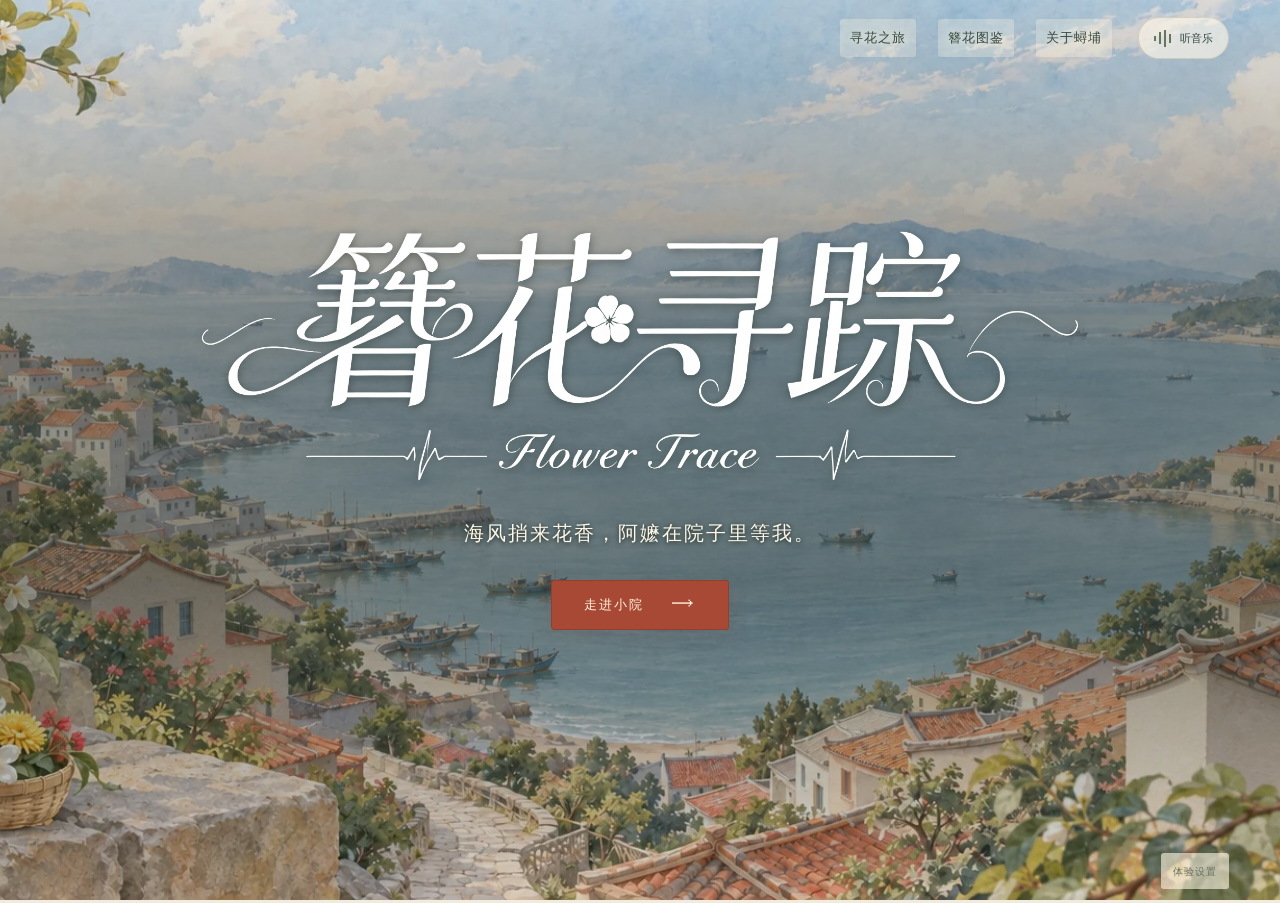
<file: index.html>
<!doctype html>
<html lang="zh-CN">
<head>
  <meta charset="utf-8">
  <meta name="viewport" content="width=device-width,initial-scale=1,viewport-fit=cover">
  <meta name="theme-color" content="#f3ecdd">
  <meta name="description" content="跟着蟳埔阿嬷，赴一场从采花、盘髻到簪花成妆的民俗之约。四章轻交互体验，收藏头顶上的花园。">
  <title>簪花寻踪 · 一簪花开，一程山海</title>
  <link rel="icon" href="data:,">
  <!-- web-entry:start -->
  <style>.landscape{position:fixed;inset:0;z-index:-3;background-position:center;background-size:cover;background-repeat:no-repeat}</style>
  <link id="scene-priority" rel="preload" as="image" href="assets/cover-harbor-v2.webp" fetchpriority="high">
  <link rel="preload" as="image" href="assets/art/title-flower-trace.webp" fetchpriority="high">
  <link rel="stylesheet" href="assets/site-4f0289173903.css">
  <script defer src="assets/site-8598969e73f6.js"></script>
  <!-- web-entry:end -->
</head>
<body>
  <a class="skip-link" href="#main">跳到体验内容</a>
  <div class="landscape" aria-hidden="true" style="background-image:url('assets/cover-harbor-v2.webp')"></div>
  <div class="paper-grain" aria-hidden="true"></div>
  <header class="site-header">
    <button class="brand" data-action="home" aria-label="簪花寻踪首页"><span class="brand-seal">簪<br>花</span><span>簪花寻踪<small>FLOWERS OF XUNPU</small></span></button>
    <nav aria-label="主要导航">
      <button data-action="chapters" data-nav="chapters">寻花之旅</button>
      <button data-action="gallery" data-nav="gallery">簪花图鉴</button>
      <button data-action="about" data-nav="about">关于蟳埔</button>
    </nav>
    <button class="sound-button" data-action="sound" aria-pressed="false" title="开启轻快音乐"><span class="sound-bars" aria-hidden="true"><i></i><i></i><i></i><i></i></span><span class="sound-label">听音乐</span></button>
  </header>
  <main id="main" tabindex="-1"></main>
  <footer class="site-footer"><button data-action="settings" aria-label="体验设置与插画素材">体验设置</button></footer>
  <dialog id="modal" aria-labelledby="modal-title"></dialog>
  <div id="toast" class="toast" role="status" aria-live="polite"></div>
  <noscript>请开启浏览器 JavaScript，即可开始簪花之旅。</noscript>
</body>
</html>
</file>
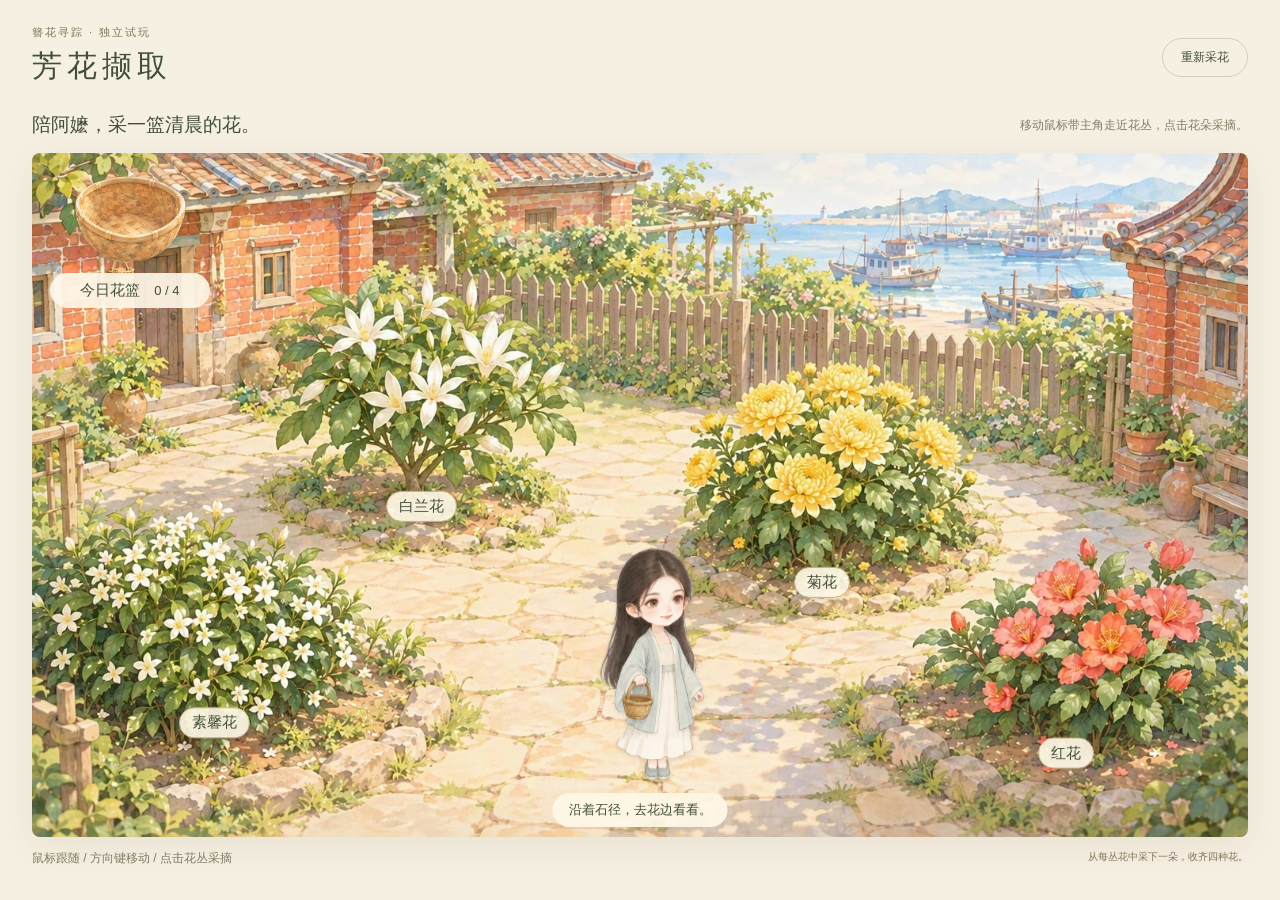
<file: garden-preview/index.html>
<!doctype html>
<html lang="zh-CN">
<head>
<meta charset="utf-8"><meta name="viewport" content="width=device-width,initial-scale=1,viewport-fit=cover">
<title>芳花撷取 · 花园采花试玩</title>
<link rel="icon" href="data:,"><link rel="stylesheet" href="garden.css?v=4">
<script src="garden.js?v=4" defer></script>
</head>
<body>
<header><div><small>簪花寻踪 · 独立试玩</small><h1>芳花撷取</h1></div><button id="restart">重新采花</button></header>
<main>
 <div class="intro"><p>陪阿嬷，采一篮清晨的花。</p><span id="instructions">移动鼠标带主角走近花丛，点击花朵采摘。</span></div>
 <section id="garden" aria-label="花园，使用鼠标或方向键移动，点击花朵采摘" tabindex="0">
  <div id="world">
   <img class="scenery" src="garden-scene.webp" alt="临海小院，素馨、白兰、菊花和红花生长在石径两侧" draggable="false">
   <div id="flowers"></div>
   <div id="destination" aria-hidden="true"></div>
   <div id="player" aria-label="采花的我"><div class="figure"><img class="walk-frame-rest" src="garden-walk-rest.webp" alt="提着竹篮的Q版主角" draggable="false"><img class="walk-frame-a" src="garden-walk-left.webp" alt="" aria-hidden="true" draggable="false"><img class="walk-frame-b" src="garden-walk-right.webp" alt="" aria-hidden="true" draggable="false"></div></div>
  </div>
  <aside class="basket" aria-label="今日花篮"><img src="../assets/art/basket.webp" alt="竹篮"><div id="collected"></div><p>今日花篮 <strong id="count">0 / 4</strong></p></aside>
  <div id="hint" role="status">沿着石径，去花边看看。</div>
  <div id="loading">花园准备中…</div>
 </section>
 <div class="below"><span>鼠标跟随 / 方向键移动 / 点击花丛采摘</span><small>从每丛花中采下一朵，收齐四种花。</small></div>
</main>
<dialog id="story"><div class="dialogue-head"><img src="../assets/art/grandma.webp" alt="阿嬷"><div><small>阿嬷</small><h2 id="flower-name"></h2></div></div><p id="flower-description"></p><button id="continue">继续采花</button></dialog>
<dialog id="finish"><small>清晨的花，采齐了</small><h2>满篮花香，带回阿嬷身旁。</h2><p>素馨、白兰、菊花、红花，都收好了。</p><button id="again">再逛一次花园</button></dialog>
</body></html>
</file>
<file: assets/site-4f0289173903.css>
@charset "UTF-8";
:root{--ink:#35473e;--muted:#727768;--red:#a84936;--red-dark:#863d2e;--paper:#f6f0e3;--line:#bdb49a80;--green:#67775e;--serif:"STKaiti","KaiTi","Noto Serif CJK SC","Songti SC","SimSun",serif;--sans:"Microsoft YaHei","PingFang SC",sans-serif}
*{box-sizing:border-box}html{min-width:320px;background:#f1ebdd}body{margin:0;color:var(--ink);font-family:var(--sans);font-size:14px;line-height:1.7;min-height:100dvh;display:flex;flex-direction:column}button,a,input{ -webkit-tap-highlight-color:transparent}button{font:inherit;color:inherit;border:0;cursor:pointer;background:none}button:disabled{cursor:not-allowed}button:focus-visible,a:focus-visible,input:focus-visible{outline:3px solid var(--red);outline-offset:5px}button{transition:background .2s,color .2s,transform .2s,box-shadow .2s}button:active:not(:disabled){transform:translateY(1px)}a{color:var(--red)}h1,h2,h3,p{margin:0}h1,h2,h3{font-family:var(--serif);font-weight:500}img{max-width:100%;display:block}small{font-size:11px}.landscape{position:fixed;inset:0;z-index:-3;background:none center/cover no-repeat;transition:background-image .45s}.landscape:after{content:"";position:absolute;inset:0;background:linear-gradient(90deg,#f6f0e3ec 0%,#f6f0e3c9 32%,#f6f0e359 65%,#f6f0e313),linear-gradient(0deg,#f1ebddd9,transparent 30%,transparent 75%,#f6f0e3a8)}.paper-grain{position:fixed;inset:0;z-index:20;pointer-events:none;opacity:.09;background-image:url("data:image/svg+xml,%3Csvg viewBox='0 0 180 180' xmlns='http://www.w3.org/2000/svg'%3E%3Cfilter id='n'%3E%3CfeTurbulence type='fractalNoise' baseFrequency='.85' numOctaves='3' stitchTiles='stitch'/%3E%3C/filter%3E%3Cpath fill='%238f785d' filter='url(%23n)' opacity='.3' d='M0 0h180v180H0z'/%3E%3C/svg%3E")}.site-header{display:flex;align-items:center;justify-content:space-between;margin:0 5%;height:98px;flex:none;border-bottom:1px solid #a59c7c55;gap:22px}.brand{display:flex;gap:13px;align-items:center;font:24px var(--serif);text-align:left;letter-spacing:3px;white-space:nowrap}.brand-seal{display:grid;place-content:center;width:36px;height:46px;font:18px/1.1 var(--serif);letter-spacing:0;background:var(--red);color:#fcf0d4;border:1px solid #8b4734;outline:1px solid #a8493680;outline-offset:3px;border-radius:3px}.brand small{display:block;font:8px var(--sans);letter-spacing:2.5px;margin-top:7px}.site-header nav{display:flex;gap:34px;margin-left:auto;margin-right:40px}.site-header nav button{font-size:13px;letter-spacing:2px;padding:12px 0;position:relative}.site-header nav button:after{content:"";position:absolute;height:2px;background:var(--red);left:30%;right:30%;bottom:3px;transform:scaleX(0);transition:.2s}.site-header nav button:hover,.site-header nav button.active{color:var(--red)}.site-header nav button.active:after{transform:scaleX(1)}.sound-button{display:flex;align-items:center;gap:9px;border:1px solid var(--line);border-radius:30px;padding:9px 15px;font-size:11px;background:#fbf8ec66;white-space:nowrap;min-height:42px}.sound-bars{display:flex;align-items:center;gap:3px;height:18px}.sound-bars i{height:5px;width:2px;background:var(--green)}.sound-bars i:nth-child(2){height:12px}.sound-bars i:nth-child(3){height:17px}.sound-bars i:nth-child(4){height:9px}[aria-pressed=true] .sound-bars i{animation:wave 1s ease-in-out infinite alternate}[aria-pressed=true] .sound-bars i:nth-child(2){animation-delay:-.4s}@keyframes wave{to{height:3px}}#main{flex:1;width:90%;max-width:1440px;margin:0 auto;outline:none}.site-footer{margin:0 5%;padding:20px 0;display:flex;justify-content:space-between;gap:16px;color:#69705e;font-size:10px;letter-spacing:2px;border-top:1px solid #a59c7c55}.site-footer i{display:inline-block;width:3px;height:3px;background:#9c7650;border-radius:50%;margin:0 10px;vertical-align:middle}.site-footer button{font-size:10px;padding:0;letter-spacing:1px}.eyebrow{font-size:10px;letter-spacing:4px;font-weight:500;color:var(--red);display:flex;align-items:center;gap:12px}.eyebrow:before{content:"";height:1px;width:26px;background:var(--red)}.primary{display:inline-flex;align-items:center;justify-content:center;gap:28px;background:var(--red);color:#fff5df;min-height:50px;padding:13px 26px;border:1px solid #8e4132;box-shadow:0 6px 20px #793b2420;font-size:13px;letter-spacing:2px;border-radius:3px}.primary:hover{background:var(--red-dark);box-shadow:0 8px 22px #793b2436;transform:translateY(-2px)}.primary:disabled{background:#c8beac;border-color:#c8beac;box-shadow:none}.secondary{border:1px solid #9d9d8470;padding:11px 20px;min-height:46px;border-radius:3px;background:#f9f5e6a8;font-size:12px;letter-spacing:1px}.secondary:hover{background:#fff9e9}.text-button{font-size:12px;padding:10px 3px;border-bottom:1px solid #7f866956;letter-spacing:1px}.arrow{font-family:serif;font-size:22px;line-height:1}.fade-in{animation:arrive .5s ease both}@keyframes arrive{from{opacity:0;transform:translateY(10px)}to{opacity:1;transform:translateY(0)}}.home{min-height:calc(100dvh - 164px);display:flex;flex-direction:column;justify-content:center}.home-hero{position:relative;display:grid;grid-template-columns:1fr 1fr;align-items:center;min-height:475px;padding:48px 2% 32px}.hero-copy{position:relative;z-index:1}.hero-title{font-family:var(--serif);font-size:clamp(64px,7.2vw,112px);line-height:1.3;letter-spacing:.08em;margin:18px 0 12px;white-space:nowrap;color:#35463d;text-shadow:0 3px 20px #fbf5e0;position:relative}.title-seal{font:12px/1.4 var(--serif);writing-mode:vertical-rl;letter-spacing:3px;display:inline-flex;border:1px solid var(--red);color:var(--red);padding:6px 3px;position:absolute;margin-left:8px;top:13px;text-shadow:none;transform:rotate(6deg)}.hero-subtitle{font:24px var(--serif);letter-spacing:4px;margin-bottom:22px}.hero-description{font-size:13px;line-height:2.1;color:#616b5c;letter-spacing:1px}.hero-actions{display:flex;align-items:center;gap:28px;margin-top:30px}.experience-note{font-size:10px;color:#85836e;margin-top:15px;letter-spacing:2px}.hero-art{position:relative;min-height:390px;display:flex;align-items:center;justify-content:center;isolation:isolate}.landscape-window{width:330px;height:360px;border-radius:48% 48% 3px 3px;background:url('./scene-1.webp') 82% 52%/auto 100%;border:8px solid #faf5e899;outline:1px solid #9f987b83;box-shadow:0 18px 48px #4c593028;position:relative;transform:rotate(2deg)}.landscape-window:after{content:"";position:absolute;inset:8px;border:1px solid #fff9e895;border-radius:48% 48% 0 0;pointer-events:none}.hero-poem{position:absolute;right:9px;top:45px;writing-mode:vertical-rl;font:19px/2.2 var(--serif);letter-spacing:7px;color:#5c624e;text-shadow:0 0 12px #fbf4df}.hero-caption{position:absolute;bottom:0;left:calc(50% - 140px);padding:15px 24px;background:#faf4e6e8;box-shadow:0 4px 20px #53633c17;transform:rotate(-3deg);border:1px solid #cfc4aa;font:16px var(--serif);letter-spacing:4px}.hero-caption small{display:block;font:9px var(--sans);letter-spacing:3px;margin-top:9px;color:#92846d}.grandma-home{height:370px;object-fit:contain;position:absolute;inset:auto 0 0;width:100%}.home-bottom{padding:16px 2% 30px}.section-kicker{display:flex;justify-content:space-between;align-items:center;margin-bottom:16px;font-size:10px;letter-spacing:2px;color:#76806b}.section-kicker b{font-weight:400;font-family:var(--serif);font-size:16px;color:var(--ink)}.home-chapters{display:grid;grid-template-columns:repeat(4,1fr);border-top:1px solid #aea48b65;border-bottom:1px solid #aea48b65;background:#f9f4e66b}.mini-chapter{display:flex;align-items:center;text-align:left;gap:15px;padding:17px 18px;border-right:1px solid #aea48b65;min-width:0}.mini-chapter:last-child{border-right:0}.mini-chapter:hover{background:#fcf8ebe0}.mini-chapter .chapter-num{font:italic 23px Georgia;color:#aa8b61}.mini-chapter h3{font-size:18px;letter-spacing:2px}.mini-chapter small{font-size:10px;color:#80836e;display:block;margin-top:3px}.mini-chapter .mini-arrow{margin-left:auto;color:#a99475}.intro-line{color:var(--muted);font-size:12px;letter-spacing:1px;margin-top:14px}.page-heading{padding:36px 0 27px;display:flex;justify-content:space-between;align-items:flex-end;gap:20px}.page-heading h1{font-size:38px;letter-spacing:5px;margin-top:7px}.page-heading .meta{font-size:11px;color:#7a7b68;text-align:right}.chapter-grid{display:grid;grid-template-columns:repeat(4,1fr);gap:22px;margin:12px 0 35px}.chapter-card{text-align:left;padding:0;background:#faf6eae8;border:1px solid #c1b4998c;box-shadow:0 10px 40px #6c63471a;border-radius:4px;overflow:hidden;position:relative;display:flex;flex-direction:column}.chapter-card:hover:not(:disabled){transform:translateY(-5px);box-shadow:0 14px 40px #6c634733}.chapter-cover{height:220px;overflow:hidden;position:relative}.chapter-cover img{width:100%;height:100%;object-fit:cover;transition:transform .5s}.chapter-card:hover img{transform:scale(1.045)}.chapter-card:disabled{opacity:.75}.chapter-card:disabled img{filter:saturate(.45)}.chapter-cover .chapter-badge{position:absolute;top:14px;left:14px;background:#faf4e5e8;padding:6px 9px;writing-mode:vertical-rl;font:14px var(--serif);letter-spacing:4px}.chapter-status{position:absolute;bottom:12px;right:12px;font-size:10px;letter-spacing:1px;padding:4px 10px;background:#faf6e4eb;border-radius:20px;color:var(--green)}.chapter-card-body{padding:21px;display:flex;flex-direction:column;flex:1}.chapter-card-body .index{font:italic 12px Georgia;color:#b48b61;letter-spacing:2px}.chapter-card-body h2{font-size:25px;margin:6px 0 10px;letter-spacing:3px}.chapter-card-body p{font-size:11px;line-height:1.9;color:var(--muted);margin-bottom:18px}.chapter-card-body footer{font-size:10px;border-top:1px solid var(--line);padding-top:13px;display:flex;justify-content:space-between;align-items:center;margin-top:auto}.quiet-note{background:#f5efdfc4;border-left:2px solid #ac9370;padding:13px 20px;font-size:12px;color:#797969;margin:16px 0 32px;line-height:1.9}.game-heading{display:flex;align-items:center;justify-content:space-between;gap:20px;padding:22px 0 19px}.chapter-heading{display:flex;align-items:center;gap:18px}.chapter-heading .ordinal{font:italic 36px Georgia;color:#a8936d;border-right:1px solid var(--line);padding-right:20px}.chapter-heading h1{font-size:30px;letter-spacing:4px}.chapter-heading p{font-size:10px;color:var(--muted);margin-top:2px;letter-spacing:2px}.step-nav{display:flex;gap:6px}.step-nav button{width:33px;height:33px;border-radius:50%;border:1px solid #ab9d7b70;font:14px Georgia}.step-nav button.current{background:var(--red);color:var(--paper);border-color:var(--red)}.step-nav button.done{background:#e1e5d5}.step-nav button:disabled{opacity:.5}.game-layout{display:grid;grid-template-columns:minmax(0,1fr) 202px;gap:20px;align-items:start}.play-panel{background:#fcf7e9ed;border:1px solid #c8bba070;border-radius:6px;padding:22px 26px 20px;box-shadow:0 10px 45px #4d513a0d;min-width:0}.board-top{display:flex;justify-content:space-between;gap:16px;align-items:center;margin-bottom:18px}.board-top h2{font-size:19px;letter-spacing:2px}.board-top p{font-size:10px;color:#8e8b79;margin-top:5px}.progress-count{font-family:Georgia;color:var(--red);font-size:24px;white-space:nowrap}.progress-count small{font:12px var(--sans);color:#92907b}.progress-track{height:3px;background:#d7d1bc80;overflow:hidden;border-radius:3px;margin-bottom:23px}.progress-track i{display:block;background:#849475;height:100%;transition:width .3s}.match-grid{display:grid;grid-template-columns:repeat(4,1fr);gap:13px}.drop-card{min-height:184px;display:flex;flex-direction:column;align-items:center;justify-content:center;gap:8px;border:1px dashed #bcb299;background:#f1ebd98c;border-radius:3px;transition:.2s;position:relative;padding:14px 8px}.drop-card h3{font-size:20px;letter-spacing:3px}.drop-card p{font-size:10px;color:var(--muted)}.drop-card .drop-label{font-size:9px;letter-spacing:1px;color:#9b9680;border-top:1px solid #c2b79755;padding-top:9px;margin-top:2px}.drop-card .meaning{font:15px var(--serif);color:#9b6c4e;letter-spacing:2px}.drop-card .specimen-code{font:10px Georgia;color:#a59a7d;letter-spacing:2px}.drop-card.filled{border-style:solid;background:#e9eedce0;border-color:#98a17b}.drop-card.filled:after{content:"✓";position:absolute;top:5px;right:10px;color:#708365;font-size:14px}.drop-card.filled .drop-label{color:#697b5b}.drop-card img{height:58px;object-fit:contain}.drop-target.drop-hover,.drop-target.target-selected:hover{background:#eee4ce;box-shadow:0 0 0 2px #a8493660;border-color:var(--red)}.tray-label{display:flex;justify-content:space-between;gap:10px;font-size:10px;color:#89846f;letter-spacing:1px;margin:22px 0 11px}.flower-tray{display:grid;grid-template-columns:repeat(4,1fr);gap:13px}.draggable{touch-action:none;user-select:none;-webkit-user-select:none;cursor:grab}.specimen{min-height:104px;display:flex;flex-direction:column;align-items:center;justify-content:center;background:#fffcef;border:1px solid #c8bc9f;border-radius:3px;position:relative;box-shadow:0 4px 10px #7c725312;padding:9px}.specimen:before{content:"";width:22px;height:3px;background:#c2b38f66;position:absolute;left:calc(50% - 11px);top:-2px}.specimen .specimen-name{font:20px var(--serif);letter-spacing:4px}.specimen small{font-size:9px;color:#948b75;margin-top:5px;letter-spacing:1px}.specimen img{height:65px;object-fit:contain;pointer-events:none}.specimen:hover{background:#fffef6;transform:translateY(-3px);box-shadow:0 8px 18px #7c725326}.draggable.selected{outline:2px solid var(--red);outline-offset:3px}.specimen.used{opacity:.36;box-shadow:none;border-style:dashed}.specimen.used:after{content:"已入花笺";font-size:10px}.specimen.used .specimen-name{font-size:16px}.asset-note{font-size:9px;color:#98917c;line-height:1.6;text-align:center;letter-spacing:1px;margin-top:12px}.bag{background:#f4efdfeb;border:1px solid #c4b69a8c;border-radius:6px;padding:22px 14px}.bag-heading{display:flex;justify-content:space-between;align-items:center;gap:6px;margin-bottom:7px}.bag-heading h2{font:20px var(--serif);letter-spacing:3px}.bag-heading span{font:12px Georgia;color:#9c8865}.bag>p{font-size:9px;color:#96907e;letter-spacing:1px;margin-bottom:20px}.bag-list{display:flex;flex-direction:column;gap:13px}.bag-item{width:100%;min-height:96px;border:1px solid #c9bca15e;border-radius:4px;display:flex;flex-direction:column;align-items:center;justify-content:center;gap:2px;position:relative;background:#fffbec7a;padding:10px 5px}.bag-item:not(:disabled):hover{background:#fff9e7;border-color:#ad9a71}.bag-item:disabled{border-style:dashed;color:#a39c87;background:#ebe5d744}.bag-item .item-name{font:16px var(--serif);letter-spacing:2px}.bag-item .item-category{font-size:9px;color:#a6916d;letter-spacing:2px}.bag-item small{font-size:9px;opacity:.8}.bag-item img{height:55px;max-width:100px;object-fit:contain;pointer-events:none}.bag-item .placed-mark{position:absolute;right:7px;top:5px;font-size:10px;color:var(--green)}.bag-note{font-size:9px!important;text-align:center;margin-top:16px!important;margin-bottom:0!important}.grandma-dialogue{display:flex;align-items:center;gap:18px;padding:20px 23px;margin:19px 0 25px;background:#f9f2e0f2;border:1px solid #c4b39494;border-radius:5px;box-shadow:0 6px 24px #6f62450b;position:relative}.grandma-dialogue .speaker{font:17px var(--serif);letter-spacing:3px;flex:none;width:66px;color:var(--red);display:flex;flex-direction:column;align-items:center;gap:4px}.speaker small{font:8px var(--sans);letter-spacing:1px;color:#a0957b}.speaker img{height:62px;width:62px;object-fit:contain}.dialogue-content{flex:1;font:17px/1.85 var(--serif);letter-spacing:1px;min-height:53px}.dialogue-label{font:9px var(--sans);letter-spacing:2px;color:#a89779;margin-bottom:5px}.dialogue-next{white-space:nowrap}.game-bottom{display:flex;align-items:center;gap:20px;font-size:10px;justify-content:space-between;color:#8f8a76;padding-bottom:10px}.game-bottom button{font-size:10px;text-decoration:underline;text-underline-offset:4px;min-height:32px}.steps{display:flex;gap:10px;align-items:center;margin:10px 0 24px}.step-chip{flex:1;padding:9px 8px;font-size:11px;background:#ede7d8;text-align:center;color:#98917e;border:1px solid transparent;border-radius:3px}.step-chip.active{color:var(--red);background:#f3e5d3;border-color:#c4a283}.step-chip.complete{background:#e5ead8;color:#68775b}.hair-stage{display:flex;gap:25px;align-items:center;justify-content:center;padding:3px 0 12px}.tool-tray{display:flex;flex-direction:column;gap:13px;width:150px}.tool-tray .specimen{min-height:75px}.styling-target{height:290px;width:280px;max-width:100%;position:relative;border:1px dashed #b8ad91;border-radius:46% 46% 4px 4px;display:flex;align-items:center;justify-content:center;flex-direction:column;background:linear-gradient(#f3eddb,#ebe4d2);text-align:center;overflow:hidden}.styling-target img{height:100%;width:100%;object-fit:contain}.styling-target .stage-caption{position:absolute;bottom:10px;left:10px;right:10px;padding:7px;background:#faf6e8e8;font-size:10px;letter-spacing:1px;color:#79745e}.placeholder-copy{color:#9b9077;display:flex;flex-direction:column;gap:10px;padding:20px}.placeholder-copy strong{font:23px var(--serif);letter-spacing:5px;color:#8c8068;font-weight:400}.placeholder-copy span{font-size:10px;letter-spacing:2px}.placeholder-copy small{font-size:9px}.ring-layout{display:flex;align-items:center;justify-content:space-evenly;gap:20px;padding:0 0 5px}.wreath-board{width:310px;height:310px;flex:none;position:relative;border-radius:50%;border:1px solid #b8aa8650;background:#ece7d86b}.wreath-board:before{content:"";position:absolute;inset:56px;border:1px dashed #b6a782;border-radius:50%;pointer-events:none}.ring-center{position:absolute;inset:105px 72px;display:flex;align-items:center;justify-content:center;flex-direction:column;gap:5px;pointer-events:none}.ring-center h3{font-size:20px;letter-spacing:4px}.ring-center small{font-size:8px;color:#9d9279;letter-spacing:2px}.ring-slot{position:absolute;width:77px;height:68px;transform:translate(-50%,-50%);background:#faf5e6;border:1px dashed #bcb18e;border-radius:9px;font:18px var(--serif);color:#a79572;display:flex;align-items:center;justify-content:center;flex-direction:column;padding:4px}.ring-slot small{font:9px var(--sans);margin-top:2px}.ring-slot.filled{background:#ece9d0;border-style:solid;border-color:#a39f72}.ring-slot img{height:60px;object-fit:contain}.segment-tray{display:grid;grid-template-columns:repeat(2,1fr);width:195px;gap:13px}.segment-tray .specimen{min-height:82px}.segment-tray .specimen-name{font-size:18px;letter-spacing:1px}.segment-tray img{height:43px}.dressing-area{display:grid;grid-template-columns:1fr 230px;align-items:center;gap:20px;min-height:365px}.portrait-stage{position:relative;width:290px;height:360px;max-width:100%;margin:auto;background:#ece6d54d;border:1px solid #bbae9259;border-radius:46% 46% 3px 3px;overflow:visible}.portrait-stage .base-portrait{position:absolute;inset:0;width:100%;height:100%;object-fit:contain}.portrait-stage .placeholder-copy{position:absolute;inset:45% 0 4%;text-align:center;justify-content:center}.head-slot{position:absolute;transform:translate(-50%,-50%);width:73px;height:63px;border:1px dashed #a99674;border-radius:4px;background:#faf4e4d9;display:flex;align-items:center;justify-content:center;flex-direction:column;font-size:10px;z-index:2;box-shadow:0 3px 13px #8b795211}.head-slot strong{font:15px var(--serif);font-weight:400;letter-spacing:1px}.head-slot small{font-size:8px;color:#9e8d6f}.head-slot.filled{background:#e5e9d6e6;border-style:solid;color:#627350}.head-slot img{max-height:75px;max-width:95px;object-fit:contain}.head-slot.jasmine{left:32%;top:23.4%}.head-slot.wreath{left:50%;top:10%;z-index:1}.head-slot.fishbone{left:73%;top:23%}.portrait-stage.has-art .head-slot.filled{border:0;background:transparent;box-shadow:none}.portrait-stage.has-art .head-slot.filled.wreath{width:200px;height:120px;top:20%}.portrait-stage.has-art .head-slot.filled.wreath img{max-width:200px;max-height:120px}.dressing-notes h3{font-size:19px;letter-spacing:3px;margin-bottom:12px}.dressing-notes p{font-size:11px;color:#86816d;line-height:2;margin-bottom:18px}.placement-guide{display:flex;flex-direction:column;gap:12px}.placement-guide div{display:flex;align-items:center;gap:10px;font-size:11px}.placement-guide b{font:12px Georgia;color:#a88c68;border:1px solid #b7ab8970;padding:2px 6px}.placement-guide .done{color:#71815d}.album-grid{display:grid;grid-template-columns:repeat(3,1fr);gap:24px;margin:7px 0 30px}.album-card{background:#fbf6e9e8;border:1px solid #c6b89d89;border-radius:4px;overflow:hidden}.album-art{height:180px;display:flex;align-items:center;justify-content:center;background:#e7e0cd88;border-bottom:1px solid #c6b89d55;position:relative}.album-art img{height:145px;max-width:80%;object-fit:contain}.album-art .art-title{font:35px var(--serif);letter-spacing:8px;writing-mode:vertical-rl;color:#7a8163}.album-art small{position:absolute;bottom:13px;font-size:9px;letter-spacing:2px;color:#92856d}.album-card-body{padding:25px}.album-card h2{font-size:25px;letter-spacing:3px;margin:6px 0 15px}.album-card p{font-size:12px;color:#7e7d69;line-height:2}.album-card .meta{color:var(--red);font-size:9px;letter-spacing:3px}.album-card.locked{opacity:.67}.gallery-banner{padding:20px 25px;background:#e4e8d3df;border:1px solid #a8b18b;display:flex;align-items:center;justify-content:space-between;gap:20px;margin-bottom:28px}.gallery-banner h3{font-size:23px;letter-spacing:3px}.gallery-banner p{font-size:11px;color:var(--muted);margin-top:6px}.about-layout{display:grid;grid-template-columns:1fr 1fr;gap:50px;align-items:center;margin:20px 0 48px}.about-photo{width:100%;height:430px;object-fit:cover;border-radius:46% 46% 3px 3px;border:8px solid #fff8e88a;outline:1px solid #baaa8e80}.about-copy h2{font-size:37px;line-height:1.5;letter-spacing:5px;margin:12px 0 24px}.about-copy p{font-size:12px;line-height:2.3;color:#737760;margin-bottom:17px}.about-copy .cultural-note{font-size:10px;color:#8a856f;border-top:1px solid var(--line);padding-top:16px}.ending{padding:40px 0;display:grid;grid-template-columns:1fr 1fr;gap:55px;align-items:center}.postcard{aspect-ratio:4/5;max-height:540px;background:#f8f1df;border:10px solid #fff8e9;outline:1px solid #b8a17b;box-shadow:0 15px 50px #735e3126;transform:rotate(-2deg);position:relative;overflow:hidden}.postcard>img{width:100%;height:100%;object-fit:cover}.postcard-overlay{position:absolute;inset:0;background:linear-gradient(#fff4d839,transparent 25%,#fff4e079 75%,#f9ecdde8);display:flex;flex-direction:column;justify-content:space-between;padding:30px}.postcard-overlay h2{font-size:29px;letter-spacing:7px;writing-mode:vertical-rl;line-height:1.6}.postcard-overlay footer{font:15px var(--serif);letter-spacing:4px}.postcard-overlay small{font:8px var(--sans);letter-spacing:3px;display:block;margin-top:12px}.postcard .finished-portrait{position:absolute;inset:15% 5% 13%;width:90%;height:72%;object-fit:contain}.ending-copy h1{font-size:46px;line-height:1.5;letter-spacing:6px;margin:12px 0 20px}.ending-copy>p{font:17px/2.1 var(--serif);letter-spacing:2px;color:#6e735d;margin-bottom:27px}.ending-actions{display:flex;gap:12px;flex-wrap:wrap}.ending-copy .export-note{font-size:10px;color:#8c8168;margin-top:17px;line-height:1.9;letter-spacing:0}.ending-copy .text-button{margin-top:22px}.toast{position:fixed;bottom:26px;left:50%;transform:translate(-50%,15px);opacity:0;pointer-events:none;z-index:100;background:#36473ff2;color:#faf1dc;border:1px solid #6b7c61;border-radius:4px;padding:13px 24px;max-width:90%;font-size:12px;box-shadow:0 8px 30px #26352833;transition:.25s;text-align:center}.toast.visible{opacity:1;transform:translate(-50%,0)}dialog{border:1px solid #b7a788;border-radius:5px;background:#f8f0df;color:var(--ink);max-width:530px;width:calc(100% - 36px);max-height:86dvh;padding:34px;box-shadow:0 15px 100px #2c332843}dialog::backdrop{background:#2c3a32a0;backdrop-filter:blur(4px)}.modal-close{position:absolute;right:14px;top:9px;font:27px serif;min-width:36px;min-height:36px;color:#81755c}dialog h2{font-size:29px;letter-spacing:4px;margin-bottom:17px}dialog p{font-size:12px;line-height:2;color:#7b7864;margin:12px 0}dialog .item-preview{height:150px;display:flex;align-items:center;justify-content:center}dialog .item-preview img{height:140px;object-fit:contain}dialog .item-preview strong{font:39px var(--serif);letter-spacing:8px;font-weight:400}dialog .modal-meta{font-size:9px;letter-spacing:3px;color:var(--red)}dialog .modal-actions{margin-top:23px;display:flex;gap:12px;flex-wrap:wrap}.setting-row{padding:15px 0;border-bottom:1px solid var(--line);display:flex;gap:12px;justify-content:space-between;align-items:center}.setting-row h3{font-size:17px;letter-spacing:2px}.setting-row p{font-size:10px;margin:5px 0 0}.setting-row button{flex:none}.setting-danger{font-size:11px;color:var(--red);padding:9px 0}.import-list{font-size:10px;max-height:160px;overflow:auto;padding:0 0 0 20px;color:#887b62;line-height:2}.drag-ghost{position:fixed;z-index:200;pointer-events:none;opacity:.94;transform:translate(-50%,-50%) rotate(-5deg);box-shadow:0 15px 30px #74624230!important;min-height:80px!important;background:#fff9e8!important;width:120px!important;border:1px solid #b29a77!important;border-radius:4px;display:flex;align-items:center;justify-content:center;flex-direction:column;padding:12px;gap:5px}.drag-ghost img{height:68px;object-fit:contain}.drag-ghost small{font-size:9px}.drag-origin{opacity:.35}.shake{animation:gentle .35s ease}@keyframes gentle{25%{transform:translateX(-3px)}75%{transform:translateX(3px)}}.skip-link{position:fixed;top:-60px;left:20px;z-index:250;padding:12px;background:var(--paper)}.skip-link:focus{top:5px}.success-ribbon{display:flex;justify-content:space-between;align-items:center;gap:16px;background:#e4e9d4;border:1px solid #a8b18b;border-radius:3px;padding:13px 17px;margin-top:20px}.success-ribbon p{font:17px var(--serif);letter-spacing:2px}.success-ribbon small{font-size:9px;color:#7f886a}.success-ribbon .primary{min-height:40px;font-size:11px;padding:9px 17px;gap:17px}.read-aloud{font-size:11px;letter-spacing:1px}.speech-note{font-size:9px!important;color:#a3967d!important}.art-load-warning{font-size:9px;color:var(--red)}
@media(min-width:1600px){.home-hero{min-height:560px}.hero-art{min-height:470px}.landscape-window{width:400px;height:440px}.home-bottom{padding-bottom:48px}}
@media(max-width:1100px){.site-header{height:85px}.home-hero{grid-template-columns:1.2fr 1fr;padding-left:0;padding-right:0}.hero-title{font-size:70px}.hero-poem{right:-12px;font-size:15px}.landscape-window{width:265px;height:320px}.hero-art{min-height:370px}.mini-chapter{padding:16px 12px;gap:10px}.mini-chapter h3{font-size:16px}.chapter-grid{gap:14px}.chapter-cover{height:180px}.chapter-card-body{padding:16px}.chapter-card-body h2{font-size:23px}.game-layout{grid-template-columns:minmax(0,1fr) 164px;gap:15px}.play-panel{padding:20px}.match-grid,.flower-tray{gap:9px}.drop-card h3{font-size:18px}.drop-card p{font-size:9px}.drop-card .meaning{font-size:13px}.dressing-area{grid-template-columns:1fr 175px;gap:12px}.portrait-stage{width:265px;height:328px}.head-slot{width:65px}.ring-layout{gap:10px}.wreath-board{width:280px;height:280px}.ring-center{inset:90px 65px}.segment-tray{width:170px;gap:10px}.ring-slot{width:68px;height:62px}.album-card-body{padding:20px}.about-layout{gap:28px}.ending{gap:35px}}
@media(max-width:760px){.site-header{height:78px;margin:0 5%;gap:12px;flex-wrap:wrap}.brand{font-size:20px;gap:11px}.brand small{font-size:6px;letter-spacing:2px}.brand-seal{width:28px;height:37px;font-size:15px}.site-header nav{gap:17px;margin:0 0 0 auto}.site-header nav button{font-size:11px;letter-spacing:1px}.sound-button{padding:8px 10px}.sound-label{display:none}.hero-title{font-size:68px}.hero-subtitle{font-size:21px}.home-hero{min-height:420px;grid-template-columns:1.25fr .75fr;padding-top:35px}.hero-description{font-size:11px}.landscape-window{width:200px;height:280px}.hero-caption{font-size:13px;left:5%;bottom:20px;padding:13px;letter-spacing:2px}.hero-art{min-height:330px}.hero-poem{display:none}.title-seal{font-size:9px}.hero-actions{gap:17px}.hero-actions .primary{padding:12px 22px;gap:20px}.hero-actions .text-button{font-size:11px}.home-chapters{grid-template-columns:repeat(2,1fr)}.mini-chapter:nth-child(2){border-right:0}.mini-chapter:nth-child(-n+2){border-bottom:1px solid #aea48b65}.chapter-grid{grid-template-columns:repeat(2,1fr);gap:18px}.chapter-cover{height:190px}.page-heading h1{font-size:32px}.page-heading{padding-top:28px}.chapter-card-body h2{font-size:25px}.game-layout{display:flex;flex-direction:column;gap:16px}.play-panel{width:100%}.bag{width:100%;padding:15px 17px}.bag-heading{margin-bottom:5px}.bag-heading h2{font-size:18px}.bag>p{margin-bottom:12px}.bag-list{flex-direction:row;gap:12px}.bag-item{min-height:83px}.bag-note{display:none}.bag-item .item-name{font-size:15px}.bag-item img{height:40px}.game-heading{padding-top:22px}.chapter-heading h1{font-size:26px}.chapter-heading .ordinal{font-size:30px;padding-right:15px}.chapter-heading{gap:15px}.step-nav button{width:28px;height:28px;font-size:12px}.grandma-dialogue{padding:17px;gap:15px;margin-top:17px;align-items:flex-start}.dialogue-content{font-size:16px}.grandma-dialogue .speaker{width:50px;font-size:16px;letter-spacing:1px}.speaker small{font-size:7px}.speaker img{width:50px;height:50px}.match-grid{gap:11px}.drop-card{min-height:170px}.ring-layout{gap:25px}.segment-tray{width:190px}.wreath-board{width:290px;height:290px}.dressing-area{grid-template-columns:1fr 220px}.album-grid{grid-template-columns:1fr;gap:18px}.album-card{display:grid;grid-template-columns:140px 1fr}.album-art{height:100%;border-bottom:0;border-right:1px solid #c6b89d55}.album-art .art-title{font-size:29px}.album-art img{max-width:115px;height:130px}.album-card h2{font-size:23px}.album-card p{font-size:11px}.album-card-body{padding:20px}.about-layout{grid-template-columns:1fr 1.2fr;gap:25px}.about-photo{height:350px}.about-copy h2{font-size:28px}.ending{gap:25px}.ending-copy h1{font-size:34px;letter-spacing:3px}.ending-copy>p{font-size:15px;letter-spacing:1px}.postcard-overlay{padding:20px}.postcard-overlay h2{font-size:23px}.site-footer{font-size:9px;letter-spacing:1px}.site-footer>span:nth-child(2){display:none}.quiet-note{font-size:11px}}
@media(max-width:520px){.site-header{height:auto;min-height:106px;gap:4px;padding:17px 0 8px}.site-header .brand{order:0}.sound-button{margin-left:auto;order:1}.site-header nav{order:2;width:100%;justify-content:center;margin:6px 0 0;gap:35px}.site-header nav button{padding:7px 0;font-size:11px}.home-hero{display:block;padding:32px 0 0;min-height:0}.hero-title{font-size:clamp(55px,15vw,76px);letter-spacing:4px;margin:16px 0 12px}.title-seal{top:7px;font-size:9px;padding:4px 2px;margin-left:4px}.eyebrow{font-size:9px;letter-spacing:3px}.hero-subtitle{font-size:20px;letter-spacing:3px;margin-bottom:15px}.hero-description{font-size:11px}.hero-art{min-height:0;height:175px;position:relative;justify-content:flex-end;margin-top:-4px;pointer-events:none}.landscape-window{width:130px;height:168px;margin-right:28px;transform:rotate(5deg);border-width:5px}.hero-caption{bottom:12px;left:auto;right:105px;padding:11px 15px;font-size:12px;letter-spacing:2px}.hero-caption small{font-size:7px;letter-spacing:2px}.grandma-home{height:165px}.hero-actions{margin-top:24px}.hero-actions .primary{min-height:46px;padding:10px 24px;gap:24px;font-size:12px}.experience-note{font-size:9px;margin-top:11px;letter-spacing:1px}.home-bottom{padding:17px 0 25px}.section-kicker{font-size:8px;letter-spacing:1px;margin-bottom:13px}.section-kicker b{font-size:15px}.mini-chapter{padding:14px 11px;gap:11px}.mini-chapter h3{font-size:16px;letter-spacing:1px}.mini-chapter small{font-size:9px}.mini-chapter .chapter-num{font-size:20px}.site-footer{padding:17px 0;font-size:8px}.site-footer button{font-size:9px}.page-heading{padding:27px 0 16px;align-items:start}.page-heading h1{font-size:30px;letter-spacing:3px}.intro-line{font-size:11px;line-height:1.9;margin-top:10px}.page-heading .meta{font-size:9px;min-width:55px;margin-top:30px}.chapter-grid{gap:13px;margin-top:10px}.chapter-cover{height:150px}.chapter-card-body{padding:14px}.chapter-card-body h2{font-size:22px;letter-spacing:2px}.chapter-card-body p{font-size:10px;margin-bottom:13px}.chapter-card-body footer{font-size:9px}.chapter-badge{font-size:12px!important}.chapter-status{font-size:8px;right:7px;bottom:8px;padding:3px 7px}.quiet-note{padding:12px 15px;font-size:10px}.game-heading{gap:10px}.chapter-heading .ordinal{font-size:27px;padding-right:12px}.chapter-heading{gap:12px}.chapter-heading h1{font-size:23px;letter-spacing:2px}.chapter-heading p{font-size:8px;letter-spacing:1px}.step-nav{gap:4px}.step-nav button{width:25px;height:25px;font-size:11px}.play-panel{padding:17px 14px}.board-top{gap:10px;margin-bottom:13px}.board-top h2{font-size:17px;letter-spacing:1px}.board-top p{font-size:9px;line-height:1.8;max-width:230px}.progress-count{font-size:21px}.progress-track{margin-bottom:17px}.match-grid{grid-template-columns:repeat(2,1fr);gap:10px}.drop-card{min-height:132px;gap:4px;padding:10px 5px}.drop-card h3{font-size:19px}.drop-card p{font-size:9px}.drop-card .drop-label{padding-top:5px;font-size:8px}.drop-card img{height:45px}.drop-card .meaning{font-size:13px}.flower-tray{grid-template-columns:repeat(4,1fr);gap:7px}.specimen{min-height:78px;padding:7px 4px}.specimen .specimen-name{font-size:16px;letter-spacing:1px}.specimen small{font-size:8px;letter-spacing:0}.specimen.used .specimen-name{font-size:13px}.specimen.used:after{font-size:8px}.specimen img{height:40px}.tray-label{font-size:9px;letter-spacing:0;margin-top:18px}.bag{padding:13px}.bag-list{gap:9px}.bag-item{min-height:78px;padding:9px 3px}.bag-item .item-name{font-size:14px;letter-spacing:1px}.bag-item small{font-size:8px}.bag>p{font-size:9px}.grandma-dialogue{padding:15px 12px;gap:12px}.dialogue-content{font-size:15px;letter-spacing:.5px}.dialogue-label{font-size:8px}.grandma-dialogue .speaker{font-size:14px;width:43px}.speaker small{font-size:6px}.speaker img{height:43px;width:43px}.game-bottom{gap:12px;font-size:8px}.game-bottom button{font-size:9px}.steps{gap:6px;margin:6px 0 16px}.step-chip{font-size:9px;padding:8px 3px}.hair-stage{gap:14px}.tool-tray{width:95px;flex:none;gap:11px}.tool-tray .specimen{min-height:65px}.tool-tray .specimen .specimen-name{font-size:17px}.styling-target{height:260px}.placeholder-copy{padding:15px 10px}.placeholder-copy strong{font-size:20px;letter-spacing:3px}.placeholder-copy span{font-size:9px;letter-spacing:1px}.placeholder-copy small{font-size:8px}.styling-target .stage-caption{font-size:9px;padding:6px}.ring-layout{flex-direction:column;gap:17px}.wreath-board{width:270px;height:270px}.ring-center{inset:86px 59px}.ring-slot{width:66px;height:58px;font-size:17px}.ring-slot small{font-size:8px}.segment-tray{width:100%;grid-template-columns:repeat(3,1fr);gap:10px}.segment-tray .specimen{min-height:65px}.segment-tray .specimen-name{font-size:16px}.segment-tray img{height:35px}.dressing-area{display:flex;flex-direction:column;gap:17px;min-height:0}.portrait-stage{width:250px;height:310px}.dressing-notes{width:100%}.dressing-notes h3{font-size:16px;margin-bottom:7px}.dressing-notes p{font-size:10px;margin-bottom:10px}.placement-guide{flex-direction:row;gap:8px;justify-content:space-between}.placement-guide div{font-size:9px;gap:5px}.placement-guide b{font-size:10px;padding:0 4px}.asset-note{font-size:8px}.head-slot{width:67px;height:57px}.head-slot strong{font-size:14px}.success-ribbon{padding:11px;gap:10px}.success-ribbon p{font-size:15px;letter-spacing:1px}.success-ribbon small{font-size:8px}.success-ribbon .primary{font-size:10px;letter-spacing:1px;padding:8px 13px;gap:12px;white-space:nowrap}.album-card{grid-template-columns:90px 1fr}.album-art .art-title{font-size:24px;letter-spacing:6px}.album-art img{max-width:76px}.album-art small{font-size:7px;letter-spacing:0}.album-card-body{padding:17px}.album-card h2{font-size:21px;margin:5px 0 9px}.album-card p{font-size:10px}.album-card .meta{font-size:8px;letter-spacing:1px}.gallery-banner{padding:16px;gap:12px}.gallery-banner h3{font-size:19px;letter-spacing:2px}.gallery-banner p{font-size:9px}.gallery-banner .secondary{font-size:10px;padding:8px 12px;white-space:nowrap;min-height:40px}.about-layout{display:flex;flex-direction:column;margin:8px 0 30px;gap:28px}.about-photo{height:250px;border-radius:40% 40% 3px 3px}.about-copy h2{font-size:30px;margin-bottom:19px}.about-copy p{font-size:11px}.ending{display:flex;flex-direction:column;padding:30px 0;gap:34px}.postcard{width:80%;max-height:420px}.ending-copy{width:100%}.ending-copy h1{font-size:37px;letter-spacing:4px}.ending-copy>p{font-size:16px}.ending-copy .export-note{font-size:9px}.ending-actions .primary{font-size:12px}.ending-actions .secondary{font-size:11px}.toast{font-size:11px;padding:12px 18px;width:max-content;max-width:90%;bottom:18px}dialog{padding:28px 23px}dialog h2{font-size:26px}dialog p{font-size:11px}.setting-row{gap:10px}.setting-row h3{font-size:15px}.setting-row .secondary{font-size:10px;padding:9px 12px}.setting-row p{font-size:9px}.landscape:after{background:linear-gradient(90deg,#f6f0e3f0,#f6f0e3a0),linear-gradient(0deg,#f1ebdddb,transparent)}}
@media(prefers-reduced-motion:reduce){*,*:before,*:after{animation:none!important;transition:none!important;scroll-behavior:auto!important}}
.head-slot{width:48px;height:52px}.head-slot small{font-size:9px}.head-slot:active:not(:disabled),.ring-slot:active:not(:disabled){transform:translate(-50%,-50%) translateY(1px)}
.portrait-stage.has-art .head-slot.filled{width:var(--item-w);height:var(--item-h);padding:0}.portrait-stage.has-art .head-slot.filled img{width:100%;height:100%;max-width:none;max-height:none;object-fit:contain}.portrait-stage.has-art .head-slot.filled.wreath{width:var(--item-w);height:var(--item-h)}.portrait-stage.has-art .head-slot.filled.wreath img{max-width:none;max-height:none}
.postcard .finished-portrait{position:absolute;inset:auto;left:12%;top:21%;width:76%;height:auto;aspect-ratio:500 / 620}.portrait-composition{position:relative;width:100%;height:100%}.portrait-composition>.base-portrait{width:100%;height:100%;object-fit:contain}
.skip-link:focus:not(:focus-visible){top:-60px}.bag-stories{font-size:10px;min-height:44px;width:100%;text-decoration:underline;text-underline-offset:4px;margin-top:6px}.portrait-stage{height:auto;aspect-ratio:500 / 620}.head-slot strong{white-space:nowrap}
@media(max-width:520px){.portrait-stage{width:270px;height:auto;aspect-ratio:500 / 620}.game-heading{flex-wrap:wrap}.step-nav{width:100%;justify-content:flex-end;gap:9px;margin-top:2px}.step-nav button{width:44px;height:44px;font-size:13px}.site-header nav button{min-height:40px}.game-bottom button{min-height:44px}.grandma-dialogue .speaker{min-width:43px}.bag-stories{margin-top:5px}}


/* 场景优先：背景常驻，剧情与操作只占局部。 */
.landscape:after{background:linear-gradient(180deg,#faf2df28,transparent 23%,transparent 75%,#f7eddb24)}
.paper-grain{opacity:.035}.site-header{height:76px;border:0;margin:0 4%;gap:14px}.brand{font-size:20px}.brand small{display:none}.brand-seal{width:27px;height:35px;font-size:14px}.site-header nav{gap:22px;margin-right:12px}.site-header nav button{letter-spacing:1px;text-shadow:0 1px 9px #fff7df;background:#fff8e34d;border-radius:3px;padding:8px 10px}.sound-button{background:#fff7eaa6}.site-footer{border:0;justify-content:flex-end;padding:7px 0 14px;margin:0 4%}.site-footer button{background:#fff8e59c;padding:7px 12px;min-height:36px;border-radius:3px}#main{width:92%;max-width:1600px}body[data-page=home] .brand{visibility:hidden}body[data-page=home] .site-header nav{margin-left:auto}.quiet-home{min-height:calc(100dvh - 130px);position:relative;display:flex;justify-content:flex-end;align-items:flex-start;padding:11vh 8% 0 0}.home-title{max-width:650px;text-align:left;text-shadow:0 2px 18px #fff8e8}.home-title h1{font-size:clamp(65px,7vw,108px);letter-spacing:10px;line-height:1.3}.home-title>p{font-family:var(--serif);font-size:20px;letter-spacing:2px;margin:22px 0 35px}.home-title>.text-button{display:block;margin-top:14px}.home-title .primary{min-width:178px}.scene-label{display:flex;justify-content:space-between;align-items:center;gap:20px;padding:9px 0;color:#35463b;text-shadow:0 2px 9px #fff7e9}.scene-label>span{font:20px var(--serif);letter-spacing:2px}.scene-label h1{font-size:28px;letter-spacing:4px}.scene-label small{font-size:11px;letter-spacing:2px;display:block;margin-bottom:2px}.scene-label>.text-button,.scene-label>.secondary{background:#fff7e4bc}.story-screen{min-height:calc(100dvh - 140px);display:flex;flex-direction:column;position:relative}.story-dialogue{margin:auto auto 22px;width:min(850px,90%);background:#fff8e9ef;border:1px solid #c5b79a80;border-radius:4px;padding:20px 30px 17px;box-shadow:0 8px 25px #55462612}.story-meta{display:flex;justify-content:space-between;align-items:center;font-size:11px;letter-spacing:2px;color:var(--red);margin-bottom:11px}.story-meta span:last-child{font:11px Georgia;color:#9b8d73}.story-dialogue>p{font:21px/1.85 var(--serif);letter-spacing:1px;min-height:77px}.story-controls{display:flex;justify-content:space-between;align-items:center;margin-top:16px;gap:18px}.story-controls .primary{min-height:42px;font-size:12px;padding:9px 18px}.story-controls .text-button:disabled{opacity:.3}.story-grandma{position:absolute;height:50vh;max-width:40%;object-fit:contain;bottom:205px;left:5%}.scene-play{min-height:calc(100dvh - 140px);display:flex;flex-direction:column}.scene-workspace{position:relative;flex:1;min-height:370px;display:flex;justify-content:flex-end;align-items:center;padding:10px 2% 20px}.scene-dialogue{align-self:center;display:flex;align-items:center;gap:20px;width:min(890px,96%);margin:0 auto 8px;background:#fff8e9e8;padding:13px 20px;border:1px solid #c3b59a80;border-radius:4px;min-height:66px}.scene-dialogue p{font:17px/1.7 var(--serif);letter-spacing:.7px;flex:1}.speaker-toggle{color:var(--red);white-space:nowrap;font-family:var(--serif);font-size:17px;min-height:44px}.hint-button{font-size:11px;white-space:nowrap;min-height:44px}.scene-dialogue.collapsed{width:auto;min-height:44px;padding:0 15px}.scene-foot{display:flex;gap:22px;justify-content:center;margin-bottom:4px}.scene-foot button{font-size:10px;min-height:35px;padding:3px 8px;background:#fff8e375;border-radius:3px}.scene-instruction{position:absolute;right:4%;top:13%;font:18px var(--serif);letter-spacing:2px;padding:10px 16px;background:#fff7eaa8}.garden{position:relative;min-height:390px;width:100%;height:48vh}.flower-hotspot{position:absolute;background:#fff8e9e8;border:1px solid #bdaa83;border-radius:4px;padding:12px 18px;box-shadow:0 4px 16px #5a4a2121;font:18px var(--serif);letter-spacing:2px;min-height:48px;transition:transform .25s,background .25s}.flower-hotspot:hover{transform:translateY(-4px);background:#fffced}.flower-hotspot.picked{background:#e8e9d2d9;color:#6c7954;border-color:#98a075}.flower-hotspot img{height:60px;object-fit:contain;margin:auto auto 7px}.spot-0{left:17%;top:13%}.spot-1{left:5%;top:50%}.spot-2{left:38%;top:36%}.spot-3{left:65%;top:68%}.gathered-note{position:absolute;bottom:3%;left:4%;background:#fff8e8de;border-left:2px solid #a8794c;padding:11px 19px;font:19px var(--serif);letter-spacing:2px}.gathered-note>span{font:13px Georgia;margin-left:19px;color:#9a7856}.gathered-note>small{display:block;font:10px var(--sans);letter-spacing:1px;margin-top:8px}.flower-closeup{height:160px;object-fit:contain;margin:10px auto}.bag-drawer{position:absolute;right:0;top:0;width:215px;z-index:6;box-shadow:0 10px 40px #3943343b}.bag-drawer .bag{background:#f9f2e2f7}.craft-panel{width:440px;max-width:100%;background:#fff8e6e8;border:1px solid #c7b7959c;border-radius:4px;padding:23px;box-shadow:0 9px 27px #54422917}.craft-heading{display:flex;align-items:center;justify-content:space-between;gap:10px;margin-bottom:13px}.craft-heading h2,.craft-panel>h2{font-size:23px;letter-spacing:3px}.craft-heading small{font:13px Georgia;color:#9b8260}.missing-art{font-size:10px;color:#91816a;margin:8px 0 18px}.hair-craft{text-align:center}.hair-craft .craft-heading{text-align:left}.hair-portrait{max-height:180px;object-fit:contain;margin:0 auto 12px}.comb-surface{touch-action:none;user-select:none;display:flex;flex-direction:column;gap:10px;align-items:center;justify-content:center;height:205px;border-top:1px solid #c4b38f70;border-bottom:1px solid #c4b38f70;margin:15px 0 18px;background:linear-gradient(0deg,#e7dec545,transparent);cursor:ns-resize}.comb-surface>span{font:18px var(--serif)}.comb-surface>strong{font:52px Georgia;color:#b09a77;font-weight:400}.comb-surface>small{font-size:11px;color:#92836a}.comb-surface img{max-height:70px;object-fit:contain}.twist-copy{min-height:220px;display:flex;flex-direction:column;align-items:center;justify-content:center;font:20px var(--serif);letter-spacing:2px;gap:20px}.twist-copy img{height:90px;object-fit:contain}.pin-source{width:150px;min-height:82px;margin:25px auto}.pin-target{display:block;width:100%;border:1px dashed #ab9771;border-radius:4px;min-height:95px;font:19px var(--serif);background:#f1e8d29c}.hair-complete{font:20px/1.9 var(--serif);padding:55px 20px}.craft-tip{font-size:11px;color:#8a7c65;line-height:1.9;margin-bottom:15px}.wreath-craft .wreath-board{width:275px;height:275px;margin:0 auto 16px;background:transparent;border-color:#b8aa8640}.wreath-craft .ring-slot{width:66px;height:61px;letter-spacing:1px}.wreath-craft .ring-slot img{width:100%;height:100%;object-fit:contain}.wreath-craft .ring-center{inset:90px 55px}.wreath-craft .ring-center h3{font-size:18px;letter-spacing:2px}.palette{display:flex;gap:10px;margin-bottom:18px}.palette .specimen{flex:1;min-height:58px;font:16px var(--serif)}.palette .specimen img{height:42px}.wreath-craft>.primary{width:100%;font-size:12px;letter-spacing:1px}.dressing-craft{width:500px;padding:20px}.dressing-craft>h2{font-size:21px;margin-bottom:13px}.dressing-craft .dressing-area{display:grid;grid-template-columns:1fr 132px;gap:12px;min-height:0}.dressing-craft .portrait-stage{width:265px;max-width:100%;background:#efe6d440;border-color:#bbae9245}.dressing-craft .bag{width:auto;background:transparent;border:none;padding:0}.dressing-craft .bag>p,.dressing-craft .bag-note,.dressing-craft .bag-heading{display:none}.dressing-craft .bag-list{flex-direction:column;gap:9px}.dressing-craft .bag-item{min-height:79px;background:#fffbedab}.dressing-craft .bag-item .item-category{display:none}.dressing-craft .bag-item .item-name{font-size:14px;letter-spacing:1px}.dressing-craft .bag-item small{font-size:8px}.dressing-craft .bag-item img{height:37px}.dressing-craft .portrait-stage .placeholder-copy{inset:43% 0 8%;padding:8px}.dressing-craft .placeholder-copy strong{font-size:20px}.dressing-craft .placeholder-copy small{font-size:8px}.chapter-finish{display:flex;align-items:center;justify-content:center;gap:18px;align-self:center;background:#fff8e6ed;border:1px solid #b4a686;padding:10px 15px;margin:0 0 15px;max-width:100%;border-radius:3px}.chapter-finish>span{font-size:11px;color:#7e795f}.chapter-finish .primary{font-size:12px;min-height:42px;padding:9px 17px;gap:8px;letter-spacing:1px}.quiet-ending{min-height:calc(100dvh - 140px);display:flex;align-items:flex-end;justify-content:flex-end;padding:30px 3% 40px;position:relative}.ending-note{width:min(525px,100%);padding:25px 30px;background:#fff4e4e0;border:1px solid #d0b9957a;position:relative;z-index:1}.ending-note>small{font-size:10px;letter-spacing:2px;color:#966f50}.ending-note h1{font-size:35px;letter-spacing:3px;margin:13px 0 20px}.ending-note p{font:19px/1.9 var(--serif);letter-spacing:1px;margin:10px 0}.ending-note .ending-actions{margin:24px 0 12px;gap:18px;align-items:center}.ending-note .export-note{display:block;letter-spacing:0;font-size:10px;line-height:1.8}.ending-note>.text-button{margin-top:12px}.ending-portrait{position:absolute;width:350px;aspect-ratio:500/620;left:12%;bottom:10%}.toast{bottom:20px}.chapter-grid{max-width:1150px;margin-left:auto;margin-right:auto}.page-heading{padding-top:20px}.page-heading h1,.page-heading .intro-line{text-shadow:0 1px 8px #fff7e4}.about-copy{background:#fff8e9e6;padding:22px;border-radius:4px}
@media(max-width:760px){.site-header{height:70px}.site-header nav{gap:4px;margin-right:0}.site-header nav button{font-size:11px;padding:8px 6px}.brand{font-size:17px;gap:9px}.scene-workspace{min-height:380px}.craft-panel{width:375px;padding:19px}.quiet-home{padding:14vh 2% 0}.home-title h1{font-size:76px}.home-title>p{font-size:17px}.story-dialogue{width:96%;padding:19px 23px}.story-dialogue>p{font-size:19px}.dressing-craft{width:470px}.scene-dialogue{gap:12px;padding:10px 16px}.scene-dialogue p{font-size:16px}.scene-label>span{font-size:17px}.quiet-ending{padding:25px 0}.ending-note{width:465px}.ending-portrait{left:0;width:265px}.scene-instruction{font-size:16px;right:1%}.spot-2{left:36%}.spot-3{left:65%}}
@media(max-width:520px){.site-header{min-height:64px;height:64px;flex-wrap:nowrap;padding:0;gap:9px}.site-header nav{order:0;width:auto;margin-left:auto;margin-top:0;gap:1px}.site-header nav button{font-size:10px;letter-spacing:0;padding:6px;min-height:42px}.site-header .brand{font-size:0;gap:0}.brand-seal{font-size:14px}.sound-button{order:1;margin-left:0;min-height:40px;padding:8px 10px}.site-footer{padding:3px 0 9px}.site-footer button{font-size:9px}.quiet-home{min-height:calc(100dvh - 110px);padding:15vh 0 0;justify-content:center}.home-title{width:100%;text-align:center}.home-title h1{font-size:clamp(57px,16vw,78px);letter-spacing:4px}.home-title>p{font-size:15px;letter-spacing:1px;margin:17px 0 27px}.home-title>.text-button{margin:12px auto}.landscape{background-position:42% center}.landscape:after{background:linear-gradient(180deg,#fff2d735,transparent 32%,transparent 70%,#f4e6ce32)}body[data-page=home] .landscape:after{background:linear-gradient(180deg,transparent,#fff3da6b 24%,#fff5e16e 47%,transparent 70%)}.story-screen{min-height:calc(100dvh - 110px)}.scene-label{gap:10px;padding:6px 0}.scene-label>span{font-size:16px;letter-spacing:1px;max-width:72%}.scene-label>.text-button{font-size:10px;min-height:42px;white-space:nowrap}.story-dialogue{width:100%;margin-bottom:13px;padding:17px 19px}.story-dialogue>p{font-size:18px;min-height:99px;line-height:1.8;letter-spacing:.5px}.story-meta{margin-bottom:9px}.story-controls{margin-top:12px}.story-controls .primary{font-size:11px;min-height:44px;letter-spacing:1px}.story-grandma{height:32vh;max-width:60%;bottom:255px;left:0}.scene-play{min-height:calc(100dvh - 110px)}.scene-label h1{font-size:23px;letter-spacing:3px}.scene-label small{font-size:9px}.scene-label .secondary{font-size:10px;min-height:42px;padding:8px 12px}.scene-workspace{min-height:310px;padding:12px 0 20px;justify-content:center}.garden{height:48vh;min-height:370px}.scene-instruction{top:0;right:0;font-size:14px;padding:8px 12px}.flower-hotspot{font-size:16px;padding:11px 13px;letter-spacing:1px}.spot-0{top:17%;left:10%}.spot-1{top:43%;left:2%}.spot-2{top:36%;left:55%}.spot-3{top:66%;left:61%}.gathered-note{left:0;bottom:0;padding:10px 13px;font-size:16px;max-width:95%}.gathered-note small{font-size:9px}.flower-hotspot img{height:40px}.scene-dialogue{width:100%;padding:10px 12px;gap:10px;margin-bottom:5px}.scene-dialogue p{font-size:15px;line-height:1.7;letter-spacing:0}.speaker-toggle{font-size:15px}.hint-button{font-size:9px}.scene-foot{margin-top:2px;margin-bottom:0;gap:20px}.scene-foot button{font-size:9px;min-height:40px}.craft-panel{width:100%;padding:17px;background:#fff8e5df}.craft-heading h2{font-size:21px;letter-spacing:2px}.comb-surface{height:175px}.twist-copy{min-height:175px;font-size:18px}.missing-art{font-size:9px}.wreath-craft .wreath-board{width:260px;height:260px}.wreath-craft .ring-center{inset:84px 50px}.wreath-craft .ring-slot{width:62px;height:56px}.craft-tip{font-size:10px}.palette .specimen{font-size:14px;min-height:51px}.wreath-craft>.primary{min-height:43px;font-size:11px}.dressing-craft .dressing-area{display:flex;flex-direction:column;gap:10px}.dressing-craft .portrait-stage{width:260px}.dressing-craft .bag{width:100%}.dressing-craft .bag-list{flex-direction:row;gap:7px}.dressing-craft .bag-item{min-height:72px}.dressing-craft .bag-stories{margin:3px 0 0;font-size:9px}.dressing-craft>h2{font-size:20px}.chapter-finish{flex-wrap:wrap;gap:7px;padding:10px 12px;width:100%;margin-bottom:13px}.chapter-finish>span{font-size:10px}.chapter-finish .primary{font-size:11px;min-height:42px}.bag-drawer{width:190px}.bag-drawer .bag-list{flex-direction:column}.quiet-ending{min-height:calc(100dvh - 110px);padding:26vh 0 16px}.ending-note{width:100%;padding:21px 20px}.ending-note h1{font-size:29px}.ending-note p{font-size:17px}.ending-note>small{font-size:9px}.ending-note .ending-actions{gap:13px;margin-top:20px}.ending-note .primary{font-size:11px;letter-spacing:1px}.ending-note .text-button{font-size:10px}.ending-portrait{width:200px;left:calc(50% - 100px);top:0;bottom:auto}.about-copy{padding:18px}.about-photo{height:210px}.scene-label .secondary{white-space:nowrap}}
@media(prefers-reduced-motion:reduce){.flower-hotspot{transition:none}}

/* 梳妆以整片场景为操作面，仅在文字和按钮下留浅色底。 */
.story-meta>span:last-child{margin-left:auto}
.chapter-2 .scene-workspace{justify-content:center}
.hair-craft{width:min(960px,100%);padding:22px 28px;background:transparent;border:0;box-shadow:none}
.hair-craft .craft-heading{margin-bottom:0;padding:12px 18px;background:#fff8e9de;border-radius:4px}
.hair-craft .missing-art{display:table;margin:8px auto;background:#fff8e9db;padding:5px 10px;border-radius:3px}
.hair-stage{display:block;position:relative;min-height:350px;padding:0}
.hair-portrait{position:absolute;inset:0;width:100%;height:100%;max-height:none;object-fit:contain;margin:0;pointer-events:none}
.hair-actions{position:relative;z-index:1}
.hair-craft .comb-surface{height:clamp(310px,44vh,480px);margin:14px 0 18px;background:#fff7df18;border:1px solid #fff9e67a;border-radius:4px;gap:20px}
.hair-craft .comb-surface>span,.hair-craft .comb-surface>small,.hair-craft .twist-copy>p{background:#fff8e9e8;padding:8px 16px;border-radius:3px}
.hair-craft .comb-surface>strong{color:#59482f;text-shadow:0 1px 8px #fff8e9}
.hair-craft .secondary{background:#fff8e9ef}
.hair-craft .twist-copy{min-height:clamp(310px,44vh,480px)}
.hair-craft .hair-complete{min-height:310px;display:flex;align-items:center;justify-content:center;background:#fff8e9ab}
.hair-craft .pin-target{min-height:220px;background:#fff8e959}
.has-portrait .comb-surface{justify-content:space-between;padding:15px 0}
.has-portrait .comb-surface>strong{display:none}
.has-portrait .comb-surface img{position:absolute;right:8%;top:36%}
@media(max-width:760px){.hair-craft{width:100%;padding:15px 0}.hair-craft .craft-heading{padding:12px 15px}}
@media(max-width:520px){.hair-craft .comb-surface{height:clamp(300px,43dvh,410px)}.hair-craft .twist-copy{min-height:300px}.hair-craft .comb-surface>span{font-size:17px}.hair-craft .hair-complete{min-height:300px;padding:35px 15px}.hair-stage{min-height:350px}}

/* 用户插画就位：人物占据操作中心，工具与文案退到边缘。 */
.hair-stage.has-portrait{margin-top:12px}
.has-portrait .hair-portrait{height:calc(100% - 70px);width:100%;mask-image:linear-gradient(#000 92%,transparent);-webkit-mask-image:linear-gradient(#000 92%,transparent)}
.has-portrait .comb-surface{background:transparent;border-color:#fff9e64d}
.has-portrait .comb-surface>span{align-self:flex-start;margin-left:15px;font-size:15px}
.has-portrait .comb-surface>small{align-self:flex-end;margin-right:15px}
.has-portrait .comb-surface img{right:12%;top:30%;max-height:95px;max-width:110px}
.has-portrait .twist-copy{align-items:flex-start;justify-content:flex-end;padding:20px 10px}
.has-portrait .twist-copy>p{font-size:16px;max-width:230px}
.has-portrait .twist-copy img{height:75px;margin-left:30px}
.has-portrait .pin-source{margin:0 0 25px;width:140px;min-height:110px}
.has-portrait .pin-source img{height:90px;max-height:90px}
.has-portrait .pin-target{width:180px;min-height:64px;margin:0 0 0 auto;padding:12px;font-size:15px;background:#fff8e9e6}
.has-portrait:has(.pin-target){min-height:430px}
.has-portrait:has(.pin-target) .hair-actions{min-height:430px;display:flex;align-items:center;justify-content:space-between}
.chapter-4 .scene-workspace{justify-content:center}
.dressing-craft{width:750px;background:transparent;box-shadow:none;border:0}
.dressing-craft>h2{display:table;margin:0 auto 18px;background:#fff8e9de;padding:10px 20px;border-radius:3px}
.dressing-craft .dressing-area{grid-template-columns:minmax(0,480px) 150px;align-items:center;justify-content:center;gap:35px}
.dressing-craft .portrait-stage{width:100%;border:0;background:transparent;border-radius:0;overflow:visible}
.dressing-craft .bag-item{min-height:110px;padding:8px 5px;background:#fff8e9d9}
.dressing-craft .bag-item img{height:54px;max-width:100px;margin:0 auto}
.dressing-craft .bag-stories{background:#fff8e9c9;border-radius:3px}
.head-slot.filled{background:transparent!important;border:0!important;box-shadow:none!important}
.head-slot.filled.wreath{z-index:2}.head-slot.filled.fishbone,.head-slot.filled.jasmine{z-index:3}
.head-slot:not(.filled){z-index:4}
.dressing-craft .base-portrait{mask-image:linear-gradient(#000 94%,transparent);-webkit-mask-image:linear-gradient(#000 94%,transparent)}
.wreath-craft .ring-slot.filled{background:transparent;border-color:transparent;overflow:visible}
.wreath-craft .ring-slot.filled img{width:115%;height:115%;max-width:none}
.ending-portrait{width:min(470px,38vw);left:3%;bottom:8%;mask-image:linear-gradient(#000 90%,transparent);-webkit-mask-image:linear-gradient(#000 90%,transparent)}
.story-grandma{mask-image:linear-gradient(#000 89%,transparent);-webkit-mask-image:linear-gradient(#000 89%,transparent)}
/* 独立镜子是交互容器；场景背景保持原图与原来的显示方式。 */
.chapter-2 .scene-workspace{padding:8px 0 15px;min-height:0}
.mirror-experience{width:100%;display:flex;flex-direction:column;align-items:center;gap:12px}
.mirror-stage{position:relative;width:min(540px,100%);aspect-ratio:1/1.12;isolation:isolate}
.mirror-reflection{position:absolute;left:10%;top:2%;width:80%;height:88%;overflow:hidden;border:12px solid #98764e;border-radius:48% 48% 44% 44% / 36% 36% 50% 50%;background:linear-gradient(135deg,#d9dfd6,#eee9d5 42%,#b9c8c0);box-shadow:0 0 0 2px #5f4731,0 0 0 5px #c8ad76,0 0 0 7px #795a3a,8px 14px 32px #342b284a,inset 0 0 16px #544d4059}
.mirror-reflection .hair-portrait{position:absolute;inset:auto;width:116%;max-width:none;height:106%;max-height:none;left:-8%;bottom:-8%;margin:0;object-fit:cover;object-position:center top;filter:sepia(.1) saturate(.88);transform:scaleX(-1)}
.mirror-glass{position:absolute;inset:0;pointer-events:none;background:linear-gradient(115deg,#fffcec29,transparent 37%,transparent 65%,#ebf1e61a);box-shadow:inset 0 0 15px #4c4b3840}
.mirror-gesture.comb-surface{position:absolute;inset:0;width:100%;height:100%;margin:0;border:0;background:transparent;cursor:grab;border-radius:0}
.mirror-gesture .gesture-comb{display:none;position:absolute;width:86px;height:70px;object-fit:contain;max-height:none;left:var(--comb-x,50%);top:var(--comb-y,30%);transform:translate(-30%,-40%);pointer-events:none}
.mirror-gesture.combing{cursor:none}.mirror-gesture.combing .gesture-comb{display:block}
.mirror-progress{position:absolute;left:50%;bottom:0;transform:translateX(-50%);display:flex;align-items:center;gap:15px;white-space:nowrap;font:17px var(--serif);letter-spacing:2px;color:#4e4937;background:#fff6e4dc;padding:8px 15px;border-radius:3px}
.mirror-progress>span{font:12px Georgia;letter-spacing:1px;color:#8c7254}
.mirror-tools{position:absolute;right:-80px;top:60%;display:flex;justify-content:center}
.mirror-tool{display:flex;flex-direction:column;align-items:center;justify-content:center;background:transparent;border:0;box-shadow:none;min-height:100px;padding:0;gap:4px;font:15px var(--serif);letter-spacing:2px}
.mirror-tool img{width:120px;height:95px;object-fit:contain;filter:drop-shadow(2px 4px 2px #3d29183b)}
.mirror-tool span{background:#fff4d9e6;padding:6px 11px;border-radius:3px;white-space:nowrap}
.mirror-tool:hover img{transform:translateY(-3px)}
.mirror-tools .mirror-tool.specimen{background:transparent;border:0;box-shadow:none;border-radius:0;padding:0;overflow:visible}
.mirror-pin.pin-target{position:absolute;top:12%;left:59%;width:54px;min-height:54px;font-size:13px;background:#fff5d9b3;border:1px dashed #998464;border-radius:50%;padding:4px}
.mirror-direction{font:15px var(--serif);letter-spacing:2px;color:#4e4937;background:#fff6e4dc;padding:7px 13px;border-radius:3px}
.portrait-ornament{display:flex;align-items:center;justify-content:center}.portrait-ornament>img{width:100%;height:100%;object-fit:contain}
.wreath-composition{display:inline-block;position:relative;width:100%;aspect-ratio:640/360;max-width:100%}.wreath-composition>img{position:absolute;width:31.25%!important;height:45.5556%!important;max-width:none!important;max-height:none!important;object-fit:contain;margin:0!important}
.bag-item>.wreath-composition{width:100px;height:auto!important}.album-art>.wreath-composition{width:85%}.head-slot>.wreath-composition,.portrait-ornament>.wreath-composition{width:100%;height:auto!important}
@media(min-width:761px){.mirror-stage{width:min(520px,calc((100dvh - 310px)/1.12));min-width:350px}}
@media(max-width:760px){.mirror-tools{right:-20px;top:71%}.mirror-tool img{width:100px;height:80px}}
@media(max-width:520px){.mirror-stage{width:100%;aspect-ratio:1/1.3}.mirror-reflection{left:7%;top:2%;width:86%;height:78%;border-width:8px}.mirror-progress{bottom:0;font-size:14px;padding:7px 12px;gap:10px}.mirror-tool img{width:67px;height:55px}.mirror-tool{font-size:12px;min-height:75px;gap:0}.mirror-tools{right:0;top:67%}.mirror-tool span{padding:5px 8px}.mirror-direction{font-size:13px;padding:6px 9px;letter-spacing:1px}.mirror-reflection .mirror-pin{left:57%;width:44px;min-height:44px;font-size:12px}.mirror-gesture .gesture-comb{width:65px;height:55px}}
@media(max-width:360px){.ending-note h1{font-size:25px;letter-spacing:1px}}
@media(max-width:760px){.dressing-craft{width:100%;padding:10px 0}.dressing-craft .dressing-area{gap:12px;grid-template-columns:minmax(0,1fr) 120px}.dressing-craft .bag-item{min-height:96px}.ending-portrait{width:260px;left:0}}
@media(max-width:520px){.has-portrait .comb-surface>span{font-size:13px;margin-left:0;padding:5px 8px}.has-portrait .comb-surface img{right:1%;max-width:65px;max-height:65px}.has-portrait .twist-copy{padding:6px 0;align-items:flex-end}.has-portrait .twist-copy>p{font-size:13px;padding:6px 10px}.has-portrait .twist-copy img{height:52px}.has-portrait .pin-source{width:90px;min-height:86px;font-size:12px}.has-portrait .pin-source img{height:60px;max-height:60px}.has-portrait .pin-target{width:100px;font-size:13px;min-height:70px}.has-portrait:has(.pin-target),.has-portrait:has(.pin-target) .hair-actions{min-height:360px}.dressing-craft .dressing-area{gap:10px}.dressing-craft .portrait-stage{width:min(340px,100%)}.dressing-craft .bag-item{min-height:104px}.dressing-craft .bag-item img{height:45px}.dressing-craft>h2{font-size:18px;padding:9px 13px}.quiet-ending:has(.ending-portrait){padding-top:0;flex-direction:column;align-items:center;justify-content:flex-end}.ending-portrait{position:relative;width:240px;left:auto;top:auto;bottom:auto;margin-bottom:-10px}.ending-note{z-index:2}}


/* 四关新框架：素材用图片，待补素材以文字留位。 */
.scene-workspace{justify-content:center;min-width:0}
button:focus-visible{outline:3px solid #985c3d;outline-offset:4px}
.asset-status{font:12px/1.6 var(--sans);color:#735d44}
.gathering{width:min(920px,100%);display:flex;flex-direction:column;align-items:center;gap:20px;padding:15px 0}
.flower-groups{display:grid;grid-template-columns:repeat(4,minmax(0,1fr));gap:24px;width:100%}
.flower-clump{background:transparent;border:0;display:flex;flex-direction:column;align-items:center;gap:6px;min-width:0;padding:12px 3px}
.flower-clump img{height:150px;width:100%;object-fit:contain;filter:drop-shadow(0 7px 6px #45342430);transition:transform .2s}
.flower-clump:hover img{transform:translateY(-6px)}
.flower-clump>span{font:19px var(--serif);background:#fff8e9e8;padding:8px 17px;border-radius:3px;letter-spacing:2px}
.basket-area{position:relative;width:min(410px,100%);min-height:150px;text-align:center;padding:22px 14px 10px;display:flex;flex-direction:column;justify-content:flex-end}
.basket-art{position:absolute;inset:0;height:100%;width:100%;object-fit:contain;pointer-events:none}
.basket-flowers{position:relative;display:flex;justify-content:center;min-height:63px;gap:5px}
.basket-flowers>span{width:70px;font:11px var(--serif)}.basket-flowers img{width:100%;height:58px;object-fit:contain}.basket-flowers small{background:#fff8e8c9;padding:2px}
.basket-area>p,.basket-area>.asset-status{z-index:1;position:relative;background:#fff8e9eb;padding:6px 12px;align-self:center}
.basket-area>p{font:17px var(--serif);margin-top:6px}.basket-area>p span{font:12px var(--sans);margin-left:12px}
.picked-flight{position:fixed;z-index:80;pointer-events:none;display:flex;align-items:center;justify-content:center}.picked-flight img{max-width:100%;height:100%;object-fit:contain}
.hair-workflow{width:min(840px,100%);display:grid;grid-template-columns:minmax(0,520px) 135px;justify-content:center;gap:16px 24px}
.hair-mirror{position:relative;width:100%;aspect-ratio:4/5;max-height:620px;min-width:0;isolation:isolate}
.mirror-scene{width:100%;height:100%;object-fit:contain}.mirror-wait{position:absolute;inset:0;display:flex;flex-direction:column;justify-content:center;align-items:center;gap:8px;background:#fff8e36b;border:1px dashed #7564477a;border-radius:3px;color:#4e483b}
.mirror-wait p{font:23px var(--serif);letter-spacing:2px}.mirror-wait small{font-size:12px}
.hair-targets{position:absolute;inset:0;pointer-events:none}
.hair-drop{position:absolute;min-height:44px;min-width:72px;padding:9px;font:14px var(--serif);border:1px dashed #8d704d;background:#fff8e5e8;pointer-events:auto;border-radius:3px}
.hair-drop:disabled{opacity:.45;pointer-events:none}.area-length{left:64%;top:46%}.area-bun{left:38%;top:11%}.area-root{left:19%;top:24%}.area-pin{left:66%;top:22%}
.hair-source{position:absolute;left:15%;top:53%;min-height:58px;min-width:75px;background:#fff8e8df;padding:10px;border:1px solid #bba885;display:flex;flex-direction:column;align-items:center}
.hair-source img{height:90px;width:65px;object-fit:contain}.hair-source:disabled{visibility:hidden}
.hair-props{display:flex;flex-direction:column;justify-content:center;gap:20px}.prop{display:flex;flex-direction:column;align-items:center;gap:7px;padding:8px;min-height:90px;background:#fff8e9d9;border:1px solid #b8a58670;border-radius:3px;font:17px var(--serif)}
.prop img{width:105px;height:72px;object-fit:contain}.prop:disabled{opacity:.35}.step-instruction{grid-column:1/-1;justify-self:center;background:#fff8e9e6;padding:8px 18px;font:16px var(--serif)}
.draggable{touch-action:none;user-select:none}.drop-target.target-selected{outline:2px dashed #977447;outline-offset:3px}.drop-target.drop-hover{outline:3px solid #687648;background-color:#f0ecd2}
.mirror-wait{justify-content:flex-end;padding:0 12px 34px}
.last-flower .jasmine-target{left:30%;top:30%;transform:translate(-50%,-50%)}
.complete-album{margin:30px auto;width:100%;padding:24px;background:#fff8e9e8}.complete-album>h2{font:24px var(--serif);margin-bottom:22px}.flower-album{display:grid;grid-template-columns:repeat(4,minmax(0,1fr));gap:20px}.flower-album img{height:90px;width:100%;object-fit:contain}.flower-album h3{font:19px var(--serif);margin:12px 0}.flower-album p,.sea-memories p{font:16px/1.8 var(--serif)}.sea-memories{margin-top:25px}.sea-memories details{border-top:1px solid #b5a58670;padding:13px 0}.sea-memories summary{cursor:pointer;min-height:44px;line-height:1.8;font-size:16px}.sea-memories p{margin:12px 0}@media(max-width:600px){.complete-album{padding:18px}.flower-album{grid-template-columns:1fr 1fr;gap:20px 15px}.flower-album p{font-size:14px}}
.style-selection{width:min(840px,100%);text-align:center}.style-selection>h2{font:26px var(--serif);letter-spacing:2px;display:table;background:#fff8e9dd;padding:10px 18px;margin:0 auto 22px}
.style-options{display:grid;grid-template-columns:1fr 1fr;gap:24px}.style-option{background:#fff8e8e8;padding:23px;border:1px solid #bcab8b;border-radius:3px;text-align:left;min-width:0}.style-option>img{height:210px;width:100%;object-fit:contain}.style-option strong{font:24px var(--serif);display:block;margin:15px 0 8px}.style-option p{font:15px/1.8 var(--serif);color:#71634b}.style-flowers{display:flex;align-items:center;justify-content:center;height:160px}.style-flowers img{width:25%;height:100%;object-fit:contain}
.puzzle-workflow{width:min(960px,100%)}.puzzle-heading{display:flex;align-items:center;justify-content:space-between;margin-bottom:20px;gap:12px}.puzzle-heading h2{font:24px var(--serif);padding:9px 14px;background:#fff8e9e8}.puzzle-heading button{background:#fff8e9e6;padding:8px 12px}
.puzzle-layout{display:grid;grid-template-columns:minmax(280px,450px) minmax(200px,340px);gap:40px;align-items:center;justify-content:center}
.puzzle-ring{position:relative;width:100%;aspect-ratio:1;background:#fff8e57d;border-radius:3px}.puzzle-guide{position:absolute;inset:0;width:100%;height:100%;object-fit:contain;opacity:.22}.puzzle-target{position:absolute;transform:translate(-50%,-50%);width:17%;aspect-ratio:1;min-height:44px;min-width:44px;border:1px dashed #97815f;border-radius:3px;background:#fff7e1aa}.puzzle-target img{height:100%;width:100%;object-fit:contain}.puzzle-target.filled{background:transparent;border-color:transparent}.puzzle-target.filled:disabled{opacity:1}.puzzle-center{position:absolute;left:50%;top:50%;transform:translate(-50%,-50%);font:18px Georgia;color:#6c614b}
.puzzle-pieces{display:grid;grid-template-columns:repeat(2,minmax(0,1fr));gap:12px}.puzzle-piece{position:relative;display:flex;flex-direction:column;align-items:center;background:#fff8e8e8;padding:7px 5px;border:1px solid #b9a78770;min-width:0}.puzzle-piece>img{width:100%;height:60px;object-fit:contain}.puzzle-piece>span:last-child{font:13px var(--serif);padding-top:5px}.puzzle-piece:disabled{opacity:.28}
.wreath-fragment{position:relative;display:block;width:100%;aspect-ratio:1;pointer-events:none}.wreath-fragment img{width:100%;height:100%;object-fit:contain}.puzzle-piece .wreath-fragment{height:80px;width:80px}.placed-fragment{position:absolute;inset:0;width:100%;height:100%}.puzzle-workflow>.craft-tip{display:table;margin:16px auto 0;font-size:13px;background:#fff8e9e8;padding:8px 12px}
.visitor-conversation{width:min(710px,100%);margin:25px 0;padding:27px 32px;background:#fff8e9ed;border:1px solid #c5b49670;border-radius:3px}.conversation-heading{display:flex;justify-content:space-between;color:#8b5940;font-size:13px;letter-spacing:2px}.visitor-question{font:24px/1.7 var(--serif);margin:22px 0}.visitor-question>span{display:block;font:14px var(--sans);color:#8b5940;margin-bottom:8px}.answer-options{display:flex;flex-direction:column;gap:12px}.answer-options button{display:flex;align-items:center;gap:16px;width:100%;text-align:left;background:#fffcf3;border:1px solid #c2af8f;padding:14px 18px;font:18px/1.6 var(--serif);min-height:58px}.answer-options button>span{font:16px Georgia;color:#986441}.answer-options button:hover{background:#eee7d5}.answer-branch{border-top:1px solid #b5a17b70;padding-top:20px}.answer-branch>p,.farewell>p{font:22px/1.85 var(--serif);margin:12px 0 24px}.answer-branch>.primary{display:flex;margin-left:auto;letter-spacing:1px}
.last-flower{display:flex;align-items:center;justify-content:center;gap:28px;width:min(750px,100%)}.last-flower-stage{position:relative;width:min(470px,70%)}.look-panel{position:relative;width:100%;aspect-ratio:4/5}.complete-look{width:100%;height:100%;object-fit:contain}.look-wait{width:100%;height:100%;display:flex;flex-direction:column;justify-content:center;align-items:center;gap:12px;text-align:center;background:#fff8e37a;border:1px dashed #87755b66;padding:20px}.look-wait strong{font:25px var(--serif)}.look-wait p{font:16px var(--serif)}.look-wait small{font:12px var(--sans);color:#776951}.jasmine-target{position:absolute;left:23%;top:27%;min-width:65px;min-height:48px;background:#fff8e7e8;border:1px dashed #8c714c;padding:8px;font:16px var(--serif)}.jasmine-source{width:155px}.story-look{position:relative;width:min(340px,60vw);margin:10px auto 20px}.story-screen:has(.story-look) .story-dialogue{margin-top:0}
.journey-ending{display:grid;grid-template-columns:minmax(0,460px) minmax(0,520px);gap:35px;align-items:center;justify-content:center;min-height:calc(100dvh - 145px);padding:20px 0}.journey-ending .ending-note{width:100%}.ending-actions{display:flex;flex-wrap:wrap;gap:12px}.ending-actions button{letter-spacing:1px}.journey-ending .ending-note .asset-status{font:12px/1.6 var(--sans)}
@media(max-width:760px){.flower-groups{gap:8px}.flower-clump img{height:100px}.hair-workflow{grid-template-columns:minmax(0,430px) 95px;gap:12px}.prop img{width:75px;height:65px}.prop{font-size:14px}.style-options{gap:13px}.style-option{padding:16px}.style-option strong{font-size:21px}.puzzle-layout{gap:15px}.visitor-conversation{padding:22px}.journey-ending{gap:20px;grid-template-columns:minmax(0,1fr) minmax(0,1fr)}.journey-ending .ending-note{padding:20px}.journey-ending h1{font-size:28px}}
@media(max-width:520px){.gathering{gap:12px}.flower-groups{grid-template-columns:1fr 1fr;gap:4px 16px}.flower-clump{padding:5px}.flower-clump img{height:100px}.flower-clump>span{font-size:16px;padding:6px 14px}.basket-area{min-height:120px;padding-top:8px}.basket-flowers img{height:43px}.basket-flowers>span{width:58px}.basket-flowers{min-height:50px}.hair-workflow{grid-template-columns:1fr;gap:10px}.hair-mirror{max-width:400px;justify-self:center}.hair-props{flex-direction:row;gap:10px}.hair-props .prop{flex:1;min-width:0;min-height:80px}.prop img{width:65px;height:48px}.hair-drop{font-size:12px;min-width:56px;padding:6px}.area-length{left:65%}.area-pin{left:66%}.hair-source{min-width:60px;padding:7px;font-size:13px}.hair-source img{width:45px;height:64px}.mirror-wait p{font-size:19px}.mirror-wait small{font-size:11px}.style-selection>h2{font-size:21px;padding:10px}.style-options{grid-template-columns:1fr}.style-option{display:grid;grid-template-columns:95px 1fr;gap:4px 14px;padding:14px}.style-option>img,.style-flowers{grid-row:1/3;height:85px;width:95px}.style-option strong{font-size:21px;margin:4px 0}.style-option p{font-size:14px}.style-flowers{flex-wrap:wrap}.style-flowers img{width:50%;height:50%}.puzzle-layout{grid-template-columns:1fr;gap:15px}.puzzle-ring{width:min(340px,100%);justify-self:center}.puzzle-pieces{grid-template-columns:repeat(4,minmax(0,1fr));gap:7px}.puzzle-piece>img{height:45px}.puzzle-piece .wreath-fragment{width:55px;height:55px}.puzzle-piece>span:last-child{font-size:10px}.puzzle-heading h2{font-size:19px;padding:8px}.puzzle-heading button{font-size:12px;white-space:nowrap}.puzzle-workflow>.craft-tip{font-size:12px;line-height:1.6}.visitor-conversation{margin:12px 0;padding:20px 17px}.visitor-question{font-size:21px;margin:18px 0}.answer-options button{font-size:17px;padding:12px;gap:10px}.answer-branch>p,.farewell>p{font-size:20px}.last-flower{flex-direction:column;gap:14px}.last-flower-stage{width:100%;max-width:380px}.jasmine-source{width:100%;flex-direction:row;justify-content:center;min-height:70px}.look-wait strong{font-size:22px}.story-look{width:min(260px,70vw)}.journey-ending{grid-template-columns:1fr;gap:18px;min-height:0}.ending-look{width:min(320px,100%);justify-self:center}.journey-ending .ending-note{padding:20px}.journey-ending .ending-note h1{font-size:27px}.journey-ending .ending-note p{font-size:17px}.journey-ending .ending-note .asset-status{font-size:12px}.answer-branch>.primary{width:100%;justify-content:center}}
@media(prefers-reduced-motion:reduce){.flower-clump img{transition:none}}

/* 本轮精简：中央镜图、文字款式、海边上图下文。 */
.flower-dialogue-content>.primary{display:flex;justify-content:center;margin:22px auto 2px;min-width:132px}
.flower-dialogue-content>p{font-size:18px;line-height:1.8}
.style-option{display:block;text-align:center;padding:30px 23px;min-height:160px}
.style-option strong{margin:0 0 12px}.style-option p{max-width:270px;margin:auto}
.hair-workflow{grid-template-columns:minmax(0,min(420px,calc(75dvh - 210px))) 110px;gap:12px 28px}
.hair-mirror{aspect-ratio:3/4;max-height:none}.hair-mirror.has-mirror-art{background:none}
.hair-drop{visibility:hidden;pointer-events:none;transform:translate(-50%,-50%);font-size:12px;padding:7px;min-width:62px}
.hair-drop.is-current{visibility:visible;pointer-events:auto}
.hair-drop.area-length{left:28%;top:48%}.hair-drop.area-bun{left:50%;top:16%}.hair-drop.area-root{left:34%;top:24%}.hair-drop.area-pin{left:64%;top:20%}
.hair-source{left:68%;top:47%;background:#fff8e9cd;font-size:13px;min-height:44px;min-width:62px}
.hair-props{gap:14px}.hair-props .prop{background:#fff8e9c9}.hair-props .prop img{width:85px;height:60px}
.hair-drop{width:54px;height:54px;min-width:54px;min-height:54px;border:0;border-radius:50%;background:transparent;box-shadow:none;outline:none}
.hair-drop.is-current{background:#fff8db12}.hair-mirror.tool-selected .hair-drop.is-current{background:#fff8db55;box-shadow:0 0 18px 6px #fff9de66;outline:1px solid #fff7d6bb}
.hair-drop.drop-target.target-selected{outline:1px solid #fff7d6bb;outline-offset:2px}
.hair-source.draggable{width:65px;height:86px;min-width:0;min-height:0;border:0;border-radius:45%;background:#fff8de12;box-shadow:0 0 14px #fff9de55;cursor:grab}
.hair-source:hover{background:#fff8de33}.hair-source.selected{background:#fff8de44}
.comb-cursor{display:none;position:absolute;left:var(--cursor-x,28%);top:var(--cursor-y,48%);width:54px;height:54px;transform:translate(-50%,-50%);border-radius:50%;border:1px solid #fffce6c9;background:#fff8d52e;box-shadow:0 0 17px #fff8de6e;pointer-events:none;z-index:9}
.comb-cursor img{position:absolute;width:47px;height:36px;object-fit:contain;left:12px;top:12px;opacity:.72}
.comb-selected.cursor-inside .comb-cursor{display:block}.comb-selected.cursor-inside,.comb-selected.cursor-inside .hair-drop{cursor:none}
.hair-drop:active:not(:disabled),.puzzle-target:active:not(:disabled){transform:translate(-50%,-50%)}
.comb-selected{touch-action:none}
.chapter-4 .scene-workspace{padding:0 0 18px;align-items:stretch;flex-direction:column}
.sea-chat-layout{width:100%;display:flex;flex-direction:column;align-items:center;justify-content:flex-end;min-height:calc(100dvh - 190px)}
.sea-chat-art{width:min(900px,100%);height:clamp(230px,33dvh,420px);flex-shrink:0;display:flex;align-items:center;justify-content:center;margin:0 auto 12px}
.sea-chat-art img{width:100%;height:100%;object-fit:contain}
.sea-chat-layout .visitor-conversation{width:min(900px,100%);margin:0 auto;padding:22px 30px}
.sea-chat-layout .visitor-question{font-size:22px;margin:15px 0}
.sea-chat-layout .answer-options{gap:9px}.sea-chat-layout .answer-options button{padding:10px 15px;min-height:48px;font-size:17px}
.sea-chat-layout .answer-branch>p{font-size:21px;margin:10px 0 16px}.sea-chat-layout .answer-branch>.primary{margin:16px auto 0}
.journey-ending.text-ending{display:flex;justify-content:flex-end;align-items:flex-end;padding:30px 3% 40px;min-height:calc(100dvh - 140px)}
.text-ending .ending-note{width:min(560px,100%)}
@media(max-width:760px){.hair-workflow{grid-template-columns:minmax(0,380px) 90px;gap:12px}.hair-props .prop img{width:66px;height:55px}.sea-chat-layout .visitor-conversation{padding:21px}.sea-chat-art{height:clamp(210px,30dvh,340px)}}
@media(max-width:520px){.hair-workflow{grid-template-columns:1fr}.hair-mirror{width:min(350px,100%);justify-self:center}.hair-props{flex-direction:row}.hair-props .prop{min-height:75px}.hair-props .prop img{height:45px}.hair-drop{font-size:12px;min-width:58px}.hair-source{font-size:12px;min-width:58px}.style-option{display:block;min-height:120px;padding:23px 18px}.style-option strong{margin-bottom:8px}.style-option p{font-size:15px}.sea-chat-layout{min-height:calc(100dvh - 150px)}.sea-chat-art{height:230px;margin-bottom:10px}.sea-chat-layout .visitor-conversation{padding:18px 17px}.sea-chat-layout .visitor-question{font-size:20px;line-height:1.7}.sea-chat-layout .answer-options button{font-size:16px;padding:10px 12px;line-height:1.6}.sea-chat-layout .answer-branch>p{font-size:19px}.sea-chat-layout .answer-branch>.primary{width:auto;min-width:120px}.journey-ending.text-ending{padding:25px 0 15px;min-height:calc(100dvh - 110px)}.flower-dialogue-content>p{font-size:16px}}

/* Transparent tools and bright gesture guidance. */
.hair-props .prop{background:transparent;border-color:transparent;box-shadow:none}
.hair-props .prop>span{background:transparent;text-shadow:0 1px 5px #fffbea,0 0 10px #fffbea}
.hair-props .prop.selected{outline:0;background:transparent;border-color:transparent;box-shadow:none}
.hair-props .prop.selected img{filter:drop-shadow(0 0 4px #fffce7) drop-shadow(0 0 9px #fff5cb)}
.comb-cursor{width:74px;height:74px;border:5px solid #fff;background:#fffbd64d;box-shadow:0 0 9px 5px #fff,0 0 28px 12px #fff2c1cc}
.comb-cursor img{opacity:1;filter:drop-shadow(0 0 3px #fff9dc)}
.comb-selected .comb-cursor{display:block}
.hair-mirror .hair-drop.is-current,
.hair-mirror.tool-selected .hair-drop.is-current,
.hair-mirror .hair-drop.is-current.target-selected,
.hair-mirror .hair-drop.is-current.drop-hover{width:64px;height:64px;border:4px solid #fff;outline:0;background:#fff7d64d;box-shadow:0 0 8px 4px #fff,0 0 23px 9px #fff2c1cc}
.gathering-hair .hair-source{border:2px solid #fffde9;background:#fff8de26;box-shadow:0 0 9px 3px #fff8d7a6;animation:gather-pulse 1.8s ease-in-out infinite}
.gather-arrow{position:absolute;inset:0;width:100%;height:100%;pointer-events:none;z-index:5;overflow:visible;filter:drop-shadow(0 0 3px #fffbe5)}
.gather-arrow path{fill:none;stroke:#fff;stroke-width:1.15;stroke-linecap:round;stroke-linejoin:round}
.gather-track{stroke-dasharray:2 1.7;animation:gather-flow 1.4s linear infinite}
@keyframes gather-flow{to{stroke-dashoffset:7.4}}
@keyframes gather-pulse{50%{box-shadow:0 0 16px 5px #fff8d7d9}}
@media(prefers-reduced-motion:reduce){.gather-track,.gathering-hair .hair-source{animation:none}}

/* Flowers sit inside the supplied basket; the front rim stays in front. */
.basket-area.has-basket{width:min(340px,90%);aspect-ratio:762/595;min-height:0;padding:0;margin-bottom:38px}
.has-basket .basket-art,.basket-front{position:absolute;inset:0;width:100%;height:100%;object-fit:contain;pointer-events:none}
.has-basket .basket-flowers{position:absolute;left:17%;right:17%;top:27%;height:41%;min-height:0;gap:0;align-items:flex-end}
.has-basket .basket-flowers>span{width:25%;height:100%}
.has-basket .basket-flowers img{width:100%;height:100%;object-fit:contain}
.has-basket .basket-flowers small{display:none}
.basket-front{clip-path:polygon(0 40%,10% 52%,25% 68%,50% 76%,75% 68%,90% 52%,100% 40%,100% 100%,0 100%)}
.basket-area.has-basket>p{position:absolute;top:100%;margin-top:4px;left:50%;transform:translateX(-50%);white-space:nowrap}
@media(max-width:520px){.basket-area.has-basket{width:min(270px,90%)}}

/* Four large flower arcs: no numbered cards or boxed drop zones. */
.wreath-workflow{width:min(880px,100%)}
.wreath-stage{position:relative;width:min(350px,70vw);aspect-ratio:1;margin:0 auto 4px}
.arc-target{position:absolute;width:50%;height:50%;min-height:0;padding:0;border:0;outline:0;background:transparent;box-shadow:none;border-radius:0}
.arc-target .arc-crop{opacity:0;transition:opacity .2s}
.arc-target.is-guided .arc-crop{opacity:.42;filter:brightness(1.3) drop-shadow(0 0 5px #fff6d2)}
.arc-target.filled:disabled{opacity:1}.arc-target.filled .arc-crop{opacity:1}
.arc-target.drop-hover{outline:0;background:transparent}.arc-target.drop-hover .arc-crop{opacity:.7}
.arc-target:active:not(:disabled){transform:none}
.arc-target:focus-visible{outline:2px solid #fff8dc;outline-offset:-5px;border-radius:50%}
.arc-crop{position:relative;display:block;width:100%;height:100%;overflow:hidden;pointer-events:none}
.arc-crop .arc-image{position:absolute;width:200%;height:200%;max-width:none;left:var(--crop-x);top:var(--crop-y);object-fit:contain}
.arc-tray{display:flex;justify-content:center;gap:clamp(8px,2vw,24px);align-items:center;min-height:130px}
.arc-piece{flex:0 1 155px;width:155px;aspect-ratio:1;padding:0;border:0;background:transparent;box-shadow:none;min-width:0;min-height:0;transition:opacity .2s,filter .2s;cursor:grab}
.arc-piece:nth-child(even){margin-top:22px}.arc-piece:nth-child(odd){margin-bottom:12px}
.arc-piece.selected{outline:0;background:transparent;box-shadow:none;filter:drop-shadow(0 0 7px #fff7da)}
.arc-piece:disabled{visibility:hidden;opacity:0}.arc-piece.drag-origin{opacity:0}
.arc-piece:focus-visible{outline:2px solid #fff9df;border-radius:50%}
.arc-ghost{width:var(--arc-size)!important;height:var(--arc-size);min-height:0!important;padding:0!important;border:0!important;background:transparent!important;box-shadow:none!important;transform:translate(-50%,-50%);opacity:1;display:block}
.arc-ghost .arc-crop img{height:200%;width:200%}
.wreath-invitation{position:absolute;left:50%;top:50%;transform:translate(-50%,-50%);white-space:nowrap;font:17px var(--serif);color:#65563d;background:#fff8e5cc;padding:7px 12px;pointer-events:none}
.wreath-instruction{font:16px var(--serif);text-align:center;margin:12px auto 8px;background:#fff8e4d9;padding:8px 14px;display:table}
.wreath-stage.is-complete{filter:drop-shadow(0 0 12px #fff5d9)}
@media(max-width:520px){.wreath-stage{width:min(280px,82vw)}.arc-tray{display:grid;grid-template-columns:repeat(2,120px);gap:4px 30px;min-height:0}.arc-piece{width:120px;margin:0!important}.wreath-instruction{font-size:14px}}
@media(prefers-reduced-motion:reduce){.arc-target .arc-crop,.arc-piece{transition:none}}

/* Portrait and dialogue form one continuous scene, with an intentional overlap. */
.chapter-4 .scene-workspace{justify-content:flex-start}
.sea-chat-layout{justify-content:flex-start;min-height:0;padding-top:0}
.sea-chat-layout:has(.solo-portrait){padding-top:44px;display:grid;grid-template-columns:minmax(0,1fr);grid-template-rows:auto auto;align-content:start;justify-items:center;row-gap:0}
.chapter-4,.seaside-story{--seaside-portrait-width:330px}
.sea-chat-layout .sea-chat-art.solo-portrait{grid-row:1;width:min(100%,var(--seaside-portrait-width));height:auto;aspect-ratio:3/4;max-height:none;margin:0;display:block;position:relative;z-index:0}
.seaside-story .story-protagonist{width:min(100%,var(--seaside-portrait-width));height:auto;max-width:100%;aspect-ratio:3/4;object-position:center bottom}
.sea-chat-art.solo-portrait img{display:block;width:100%;height:100%;margin:0;object-fit:contain;object-position:center bottom;vertical-align:bottom}
.sea-chat-layout .visitor-conversation{position:relative;z-index:1}
.sea-chat-layout:has(.solo-portrait) .visitor-conversation{grid-row:2;margin:-30px 0 0;align-self:start;background:#fff8e9}
.sea-chat-layout .conversation-heading{justify-content:flex-end}
@media(max-width:520px){.chapter-4,.seaside-story{--seaside-portrait-width:min(70vw,255px)}}

/* Grandma faces the protagonist from the right in story conversations. */
.story-screen.seaside-story .story-grandma:not(.story-protagonist){left:auto;right:5%;transform:scaleX(-1)}
@media(max-width:520px){.story-screen.seaside-story .story-grandma:not(.story-protagonist){right:0}}

/* Keep the non-seaside story portraits centered in their scene. */
.story-screen:not(.seaside-story)>.story-grandma{left:50%;transform:translateX(-50%)}

/* Chapter four uses one portrait stage for story and quiz. Size the visible
   figure by height: the red outfit is square, the everyday image is portrait. */
.chapter-4,.seaside-story{--seaside-portrait-height:430px}
.sea-chat-layout .sea-chat-art.seaside-portrait,
.seaside-story:not(.photo-story)>.seaside-portrait{
 width:min(900px,100%);height:var(--seaside-portrait-height);aspect-ratio:auto;
 display:flex;align-items:flex-end;justify-content:flex-start;padding:0 8%;
 position:relative;overflow:hidden;margin:0 auto;flex-shrink:0;
}
.sea-chat-art.seaside-portrait img{
 width:auto;height:calc(100% * var(--portrait-height-scale,1));max-width:none;
 flex:none;object-fit:contain;object-position:center bottom;mask-image:none;
 -webkit-mask-image:none;
}
.seaside-portrait.portrait-everyday{--portrait-height-scale:1.02477}
.seaside-portrait.portrait-festival{--portrait-height-scale:1.00294}
.seaside-portrait.portrait-grandma{--portrait-height-scale:1.04202;justify-content:flex-end!important}
.seaside-portrait.portrait-grandma img{transform:scaleX(-1)}
.seaside-story:not(.photo-story){justify-content:flex-start}
.seaside-story:not(.photo-story)>.seaside-portrait{margin-top:44px}
.seaside-story:not(.photo-story)>.story-dialogue{
 width:min(900px,100%);margin:-30px auto 22px;position:relative;z-index:1;background:#fff8e9;
}
@media(max-width:520px){
 .chapter-4,.seaside-story{--seaside-portrait-height:min(88vw,325px)}
 .sea-chat-layout .sea-chat-art.seaside-portrait,
 .seaside-story:not(.photo-story)>.seaside-portrait{padding:0;justify-content:center!important}
}

/* Hair tools keep their transparent PNG while moving: no card, border, fill or label. */
.drag-ghost.hair-ghost{width:110px!important;min-height:0!important;height:110px!important;padding:0!important;border:0!important;border-radius:0!important;background:transparent!important;box-shadow:none!important;display:block!important;transform:translate(-50%,-50%)!important}
.drag-ghost.hair-ghost img{width:100%!important;height:100%!important;max-height:none!important;object-fit:contain;filter:none}
.drag-ghost.hair-ghost span{display:none!important}

/* Supplied title artwork, with its dark background removed for the courtyard. */
body[data-page=home] .landscape:after{background:linear-gradient(180deg,#19231c18,#19231c73 35%,#19231c80 65%,#19231c24)}
.quiet-home{justify-content:center;align-items:center;padding:0 0 8vh}
.home-title{width:min(900px,100%);max-width:900px;text-align:center;text-shadow:none}
.home-title h1{font-size:inherit;line-height:1;letter-spacing:0;margin:0}
.home-title-art{display:block;width:100%;height:auto;filter:drop-shadow(0 2px 5px #14211875)}
.home-title>p{color:#fff8e9;text-shadow:0 1px 5px #18231c;margin:24px 0 30px}
.home-title>.primary,.home-title>.text-button{margin-left:auto;margin-right:auto}
.home-title>.text-button{color:#fff8e9;text-shadow:0 1px 5px #18231c}
@media(max-width:520px){.quiet-home{padding:0 0 9vh}.home-title>p{font-size:14px;letter-spacing:.5px;margin:23px 0 27px}}

/* Keep both faces and flower wreaths visible; captions sit below the photograph. */
.ending-photo{width:min(900px,100%);margin:12px auto 0}
.ending-photo img{display:block;width:100%;height:auto;aspect-ratio:16/9;object-fit:contain}
.photo-story .ending-photo{width:min(850px,100%,max(400px,calc((100dvh - 390px)*16/9)))}
.photo-story .story-dialogue{margin:0 auto 22px;width:min(850px,100%)}
.journey-ending.photo-ending{display:flex;flex-direction:column;align-items:center;justify-content:flex-start;padding:12px 0 24px;gap:0}
.photo-ending .ending-photo{width:min(850px,100%,max(400px,calc((100dvh - 410px)*16/9)));margin-top:0}
.photo-ending .ending-note{width:min(850px,100%);padding:20px 30px;text-align:center}
.photo-ending .ending-actions{justify-content:center}
.fade-in{animation:none}
.landscape{transition:none}
.paper-grain{display:none}
body[data-page=home] .landscape{background-position:center}
@media(max-width:520px){.photo-story .ending-photo,.photo-ending .ending-photo{width:100%;margin-top:12px}.photo-story .story-dialogue{padding:18px}.photo-story .story-dialogue>p{min-height:0}.photo-ending .ending-note{padding:20px 18px}.photo-ending .ending-note h1{font-size:26px}.photo-ending .ending-note p{font-size:16px}}


/* Chapter one's illustrated garden; all scene rules are isolated from other chapters. */
body[data-page=game][data-chapter="1"] .landscape{background-image:none!important;background-color:#f3ecdd}
.chapter-1 .scene-workspace{min-height:0;padding:0 0 15px;align-items:flex-start}
.garden-game{width:100%;min-width:0;color:#414e3a}
.garden-game .garden-instructions{font-size:13px;text-align:center;margin:0 0 12px;color:#726b56}
.garden-game #garden{position:relative;width:100%;aspect-ratio:16/9;overflow:hidden;isolation:isolate;outline-offset:3px;background:#e5dec8;border-radius:8px;touch-action:none}
.garden-game #world{position:absolute;inset:0;width:100%;height:100%}
.garden-game .scenery{display:block;width:100%;height:100%;object-fit:contain;pointer-events:none;user-select:none}
.garden-game .flower{position:absolute;transform:translate(-50%,-50%);display:flex;justify-content:center;align-items:flex-end;padding:0;border:0;border-radius:40%;background:none;z-index:3;touch-action:none;color:inherit;min-height:44px;cursor:pointer}
.garden-game .flower span{pointer-events:none;display:inline-block;padding:5px 12px;background:#fff9e6e8;border:1px solid #c5b381;border-radius:20px;font:15px var(--serif);white-space:nowrap;box-shadow:0 2px 8px #514c3320}
.garden-game .flower:hover span,.garden-game .flower.near span{background:#fffde9;box-shadow:0 0 14px #fffce8;border-color:#8d9b69}
.garden-game .flower.picked{visibility:visible;opacity:1;pointer-events:none}
.garden-game .flower.picked span{background:#edf1dfed;color:#516044;border-color:#a0ad8c}
.garden-game #player{position:absolute;width:8.8%;transform:translate(-50%,-100%) scale(var(--depth,1));transform-origin:50% 100%;pointer-events:none;z-index:8;will-change:left,top}
.garden-game .figure{position:relative;transform-origin:50% 100%}
.garden-game .figure img{display:block;width:100%;height:auto;object-fit:contain;transform:scaleX(var(--facing,1));filter:drop-shadow(0 2px 2px #57483325);user-select:none}
.garden-game .figure .walk-frame-a,.garden-game .figure .walk-frame-b{position:absolute;inset:0;visibility:hidden}
.garden-game #player.walking .figure{animation:garden-lift .8s linear infinite}
.garden-game #player.walking .walk-frame-rest{animation:garden-rest .8s steps(1,end) infinite}
.garden-game #player.walking .walk-frame-a{animation:garden-a .8s steps(1,end) infinite}
.garden-game #player.walking .walk-frame-b{animation:garden-b .8s steps(1,end) infinite}
@keyframes garden-rest{0%,50%,100%{visibility:hidden}30%,80%{visibility:visible}}
@keyframes garden-a{0%,100%{visibility:visible}30%{visibility:hidden}}
@keyframes garden-b{0%,80%,100%{visibility:hidden}50%{visibility:visible}}
@keyframes garden-lift{0%,50%,100%{translate:0 0}25%,75%{translate:0 -2px}}
.garden-game #destination{position:absolute;width:18px;height:8px;border:1px solid #fffce9;border-radius:50%;box-shadow:0 0 6px #fffae4;transform:translate(-50%,-50%);opacity:0;pointer-events:none}
.garden-game .basket{position:absolute;left:18px;top:16px;width:160px;text-align:center;pointer-events:none;z-index:12}
.garden-game .basket>img{width:115px;height:100px;object-fit:contain;filter:drop-shadow(0 3px 3px #5a492c33)}
.garden-game .basket p{font:15px var(--serif);background:#fff8e9e8;border-radius:20px;margin:0;padding:8px}
.garden-game .basket strong{font:13px var(--sans);margin-left:10px}
.garden-game #collected{position:absolute;top:39px;left:29px;display:flex;width:108px;justify-content:center}
.garden-game #collected img{width:38px;height:44px;object-fit:contain;margin:0 -7px}
.garden-game #hint{position:absolute;bottom:10px;left:50%;transform:translateX(-50%);background:#fff9e9eb;padding:8px 16px;border-radius:25px;font:13px var(--serif);z-index:20;white-space:nowrap;pointer-events:none}
.garden-game #loading{position:absolute;inset:0;display:grid;place-items:center;background:#f6f0e3;z-index:30}
.garden-flight{position:fixed;width:50px;height:55px;object-fit:contain;pointer-events:none;z-index:50}
.garden-game button:focus-visible{outline:3px solid #9e5637;outline-offset:4px}
@media(max-width:600px){
 .garden-game .garden-instructions{font-size:11px}
 .garden-game #garden{aspect-ratio:auto;padding-top:56.25%;overflow:visible}
 .garden-game #world{height:auto;aspect-ratio:16/9;bottom:auto}
 .garden-game .flower span{font-size:10px;padding:3px 5px;margin:0}
 .garden-game #player{width:9.5%}
 .garden-game .basket{width:82px;left:6px;top:5px}
 .garden-game .basket>img{width:56px;height:43px}
 .garden-game .basket p{font-size:10px;padding:4px 2px}
 .garden-game .basket strong{font-size:10px;margin-left:2px}
 .garden-game #collected{top:15px;left:11px;width:60px}
 .garden-game #collected img{width:22px;height:24px;margin:0 -4px}
 .garden-game #hint{position:static;transform:none;max-width:none;border-radius:0;margin:0;font-size:11px;padding:10px;text-align:center}
}
@media(prefers-reduced-motion:reduce){
 .garden-game #player.walking .figure,.garden-game #player.walking .walk-frame-rest,.garden-game #player.walking .walk-frame-a,.garden-game #player.walking .walk-frame-b{animation:none}
}
</file>
<file: garden-preview/garden.css>
:root{color-scheme:light;--ink:#414e3a;--paper:#f6f0e3;--red:#a64e36}*{box-sizing:border-box}body{margin:0;background:var(--paper);color:var(--ink);font-family:"Microsoft YaHei",sans-serif}button{font:inherit;cursor:pointer;color:inherit}header{max-width:1380px;margin:auto;padding:22px 32px 12px;display:flex;justify-content:space-between;align-items:center}small{font-size:11px;letter-spacing:2px;color:#827558}h1{font-family:serif;font-size:30px;letter-spacing:5px;font-weight:400;margin:6px 0}header button{background:none;border:1px solid #9b987760;padding:10px 18px;border-radius:24px;font-size:12px}main{max-width:1380px;padding:0 32px 16px;margin:auto}.intro{display:flex;align-items:center;justify-content:space-between;gap:16px;margin:7px 0 15px}.intro p{font:19px serif;margin:0}.intro span,.below{font-size:12px;color:#817c65}#garden{position:relative;height:min(70vw,calc(100dvh - 215px));min-height:420px;max-height:760px;overflow:hidden;isolation:isolate;outline-offset:3px;background:#e5dec8;border-radius:8px;box-shadow:0 10px 40px #7265491a;touch-action:none}#world{position:absolute;width:100%;height:100%;inset:0}.scenery{width:100%;height:100%;object-fit:fill;pointer-events:none;user-select:none}#world::after{content:"";position:absolute;inset:0;pointer-events:none;box-shadow:inset 0 0 75px #50452715}.flower{position:absolute;transform:translate(-50%,-100%);width:clamp(80px,10vw,142px);padding:0;border:0;background:none;z-index:3;transition:filter .25s,opacity .3s;touch-action:none}.flower img{display:block;width:100%;height:105px;object-fit:contain;filter:drop-shadow(0 4px 4px #55452230);pointer-events:none;user-select:none}.flower span{display:inline-block;margin:3px auto 0;padding:5px 12px;background:#fff9e6e8;border:1px solid #c5b381;border-radius:20px;font:15px serif;white-space:nowrap}.flower.near img,.flower:focus-visible img{filter:drop-shadow(0 0 8px #fffbea) drop-shadow(0 0 3px #fff)}.flower.near span{background:#fffde9;border-color:#8d9b69}.flower.picked{opacity:0;pointer-events:none;visibility:hidden}#player{position:absolute;width:100px;transform:translate(-50%,-100%);pointer-events:none;z-index:8;will-change:left,top}.figure{transform-origin:50% 100%;transition:transform .12s}.figure img{display:block;width:100%;height:135px;object-fit:contain;object-position:bottom;filter:drop-shadow(0 4px 4px #57483340);mask-image:linear-gradient(#000 88%,transparent);user-select:none}#player.walking .figure{animation:step .5s ease-in-out infinite alternate}@keyframes step{from{translate:0 0;rotate:-1.5deg}to{translate:0 -3px;rotate:1.5deg}}#destination{position:absolute;width:18px;height:8px;border:1px solid #fffce9;border-radius:50%;box-shadow:0 0 6px #fffae4;transform:translate(-50%,-50%);opacity:0;pointer-events:none}.basket{position:absolute;left:18px;top:16px;width:160px;text-align:center;pointer-events:none;z-index:12}.basket>img{width:115px;height:100px;object-fit:contain;filter:drop-shadow(0 3px 3px #5a492c33)}.basket p{font:15px serif;background:#fff8e9e8;border-radius:20px;margin:0;padding:8px}.basket strong{font:13px sans-serif;margin-left:10px}#collected{position:absolute;top:39px;left:29px;display:flex;width:108px;justify-content:center}#collected img{width:38px;height:44px;object-fit:contain;margin:0 -7px}#hint{position:absolute;bottom:15px;left:50%;transform:translateX(-50%);background:#fff9e9eb;padding:10px 20px;border-radius:25px;font:15px serif;z-index:20;white-space:nowrap;pointer-events:none}#loading{position:absolute;inset:0;display:grid;place-items:center;background:var(--paper);z-index:30}.below{display:flex;justify-content:space-between;gap:10px;padding-top:13px}.below small{font-size:10px;letter-spacing:0}dialog{color:var(--ink);background:#fff9eb;border:1px solid #c5b793;border-radius:10px;width:min(420px,calc(100vw - 32px));padding:26px;box-shadow:0 15px 80px #3f402c30}dialog::backdrop{background:#323c293b}.dialogue-head{display:flex;gap:20px;align-items:center}.dialogue-head img{width:64px;height:78px;object-fit:contain;object-position:top;border-radius:40px}dialog h2{font:25px/1.5 serif;margin:7px 0}dialog p{font:17px/1.9 serif;margin:20px 0}dialog button{display:block;background:var(--red);color:#fff9ed;border:0;padding:12px 30px;border-radius:4px;margin:20px auto 0}.flight{position:fixed;width:50px;height:55px;object-fit:contain;pointer-events:none;z-index:50}#finish{text-align:center}button:focus-visible{outline:3px solid #9e5637;outline-offset:4px}@media(max-width:600px){header{padding:16px 16px 8px}h1{font-size:25px}main{padding:0 12px 12px}.intro{display:block}.intro p{font-size:17px;margin-bottom:7px}.intro span{font-size:11px}#garden{height:65dvh;min-height:420px;max-height:640px}#world{width:155%;left:-27.5%}.flower{width:88px}.flower img{height:85px}.flower span{font-size:13px;padding:4px 9px}#player{width:74px}.figure img{height:105px}.basket{left:8px;top:10px;width:125px}.basket>img{width:90px;height:80px}.basket p{font-size:13px;padding:7px}#collected{top:27px;left:12px}#hint{font-size:13px;padding:9px 12px;max-width:95%;white-space:normal;text-align:center}.below{flex-direction:column;font-size:10px}}@media(prefers-reduced-motion:reduce){#player.walking .figure{animation:none}.flower,.figure{transition:none}}
/* The supplied scene is one painting: hotspots align to its four flower beds. */
#garden{width:100%;height:auto;min-height:0;max-height:none;aspect-ratio:16/9}
#world{width:100%;height:100%;left:0}
.scenery{object-fit:contain}
.flower{transform:translate(-50%,-50%);display:flex;justify-content:center;align-items:flex-end;border-radius:40%;padding-bottom:0}
.flower span{pointer-events:none;box-shadow:0 2px 8px #514c3320}
.flower:hover span,.flower.near span{background:#fffde9;box-shadow:0 0 14px #fffce8;border-color:#8d9b69}
.flower.picked{visibility:visible;opacity:1;pointer-events:none}
.flower.picked span{background:#edf1dfed;color:#516044;border-color:#a0ad8c}
#player{width:8.8%;transform:translate(-50%,-100%) scale(var(--depth,1));transform-origin:50% 100%}
.figure img{width:100%;height:auto;mask-image:none;transform:scaleX(var(--facing,1));filter:drop-shadow(0 2px 2px #57483325)}
#hint{bottom:10px;font-size:13px;padding:8px 16px}
@media(max-width:600px){
 #garden{height:auto;min-height:0;max-height:none}
 #world{width:100%;left:0}
 .flower span{font-size:10px;padding:3px 5px;margin:0}
 #player{width:9.5%}
 .figure img{height:auto}
 .basket{width:82px;left:6px;top:5px}
 .basket>img{width:56px;height:43px}
 .basket p{font-size:10px;padding:4px 2px}
 .basket strong{font-size:10px;margin-left:2px}
 #collected{top:15px;left:11px;width:60px}
 #collected img{width:22px;height:24px;margin:0 -4px}
 #hint{position:static;transform:none;max-width:none;border-radius:0;margin:0;font-size:11px;padding:10px}
 #garden{aspect-ratio:auto;padding-top:56.25%;overflow:visible}
 #world{height:auto;aspect-ratio:16/9;bottom:auto}
 .below{margin-top:8px}
}
/* Aligned supplied poses, switched only while the character is moving. */
.figure{position:relative}
.figure .walk-frame-a,.figure .walk-frame-b{position:absolute;inset:0;visibility:hidden}
#player.walking .figure{animation:walk-lift .8s linear infinite}
#player.walking .walk-frame-rest{animation:walk-rest .8s steps(1,end) infinite}
#player.walking .walk-frame-a{animation:walk-a .8s steps(1,end) infinite}
#player.walking .walk-frame-b{animation:walk-b .8s steps(1,end) infinite}
@keyframes walk-rest{0%,50%,100%{visibility:hidden}30%,80%{visibility:visible}}
@keyframes walk-a{0%,100%{visibility:visible}30%{visibility:hidden}}
@keyframes walk-b{0%,80%,100%{visibility:hidden}50%{visibility:visible}}
@keyframes walk-lift{0%,50%,100%{translate:0 0}25%,75%{translate:0 -2px}}
@media(prefers-reduced-motion:reduce){
 #player.walking .figure,#player.walking .walk-frame-rest,#player.walking .walk-frame-a,#player.walking .walk-frame-b{animation:none}
}
</file>
